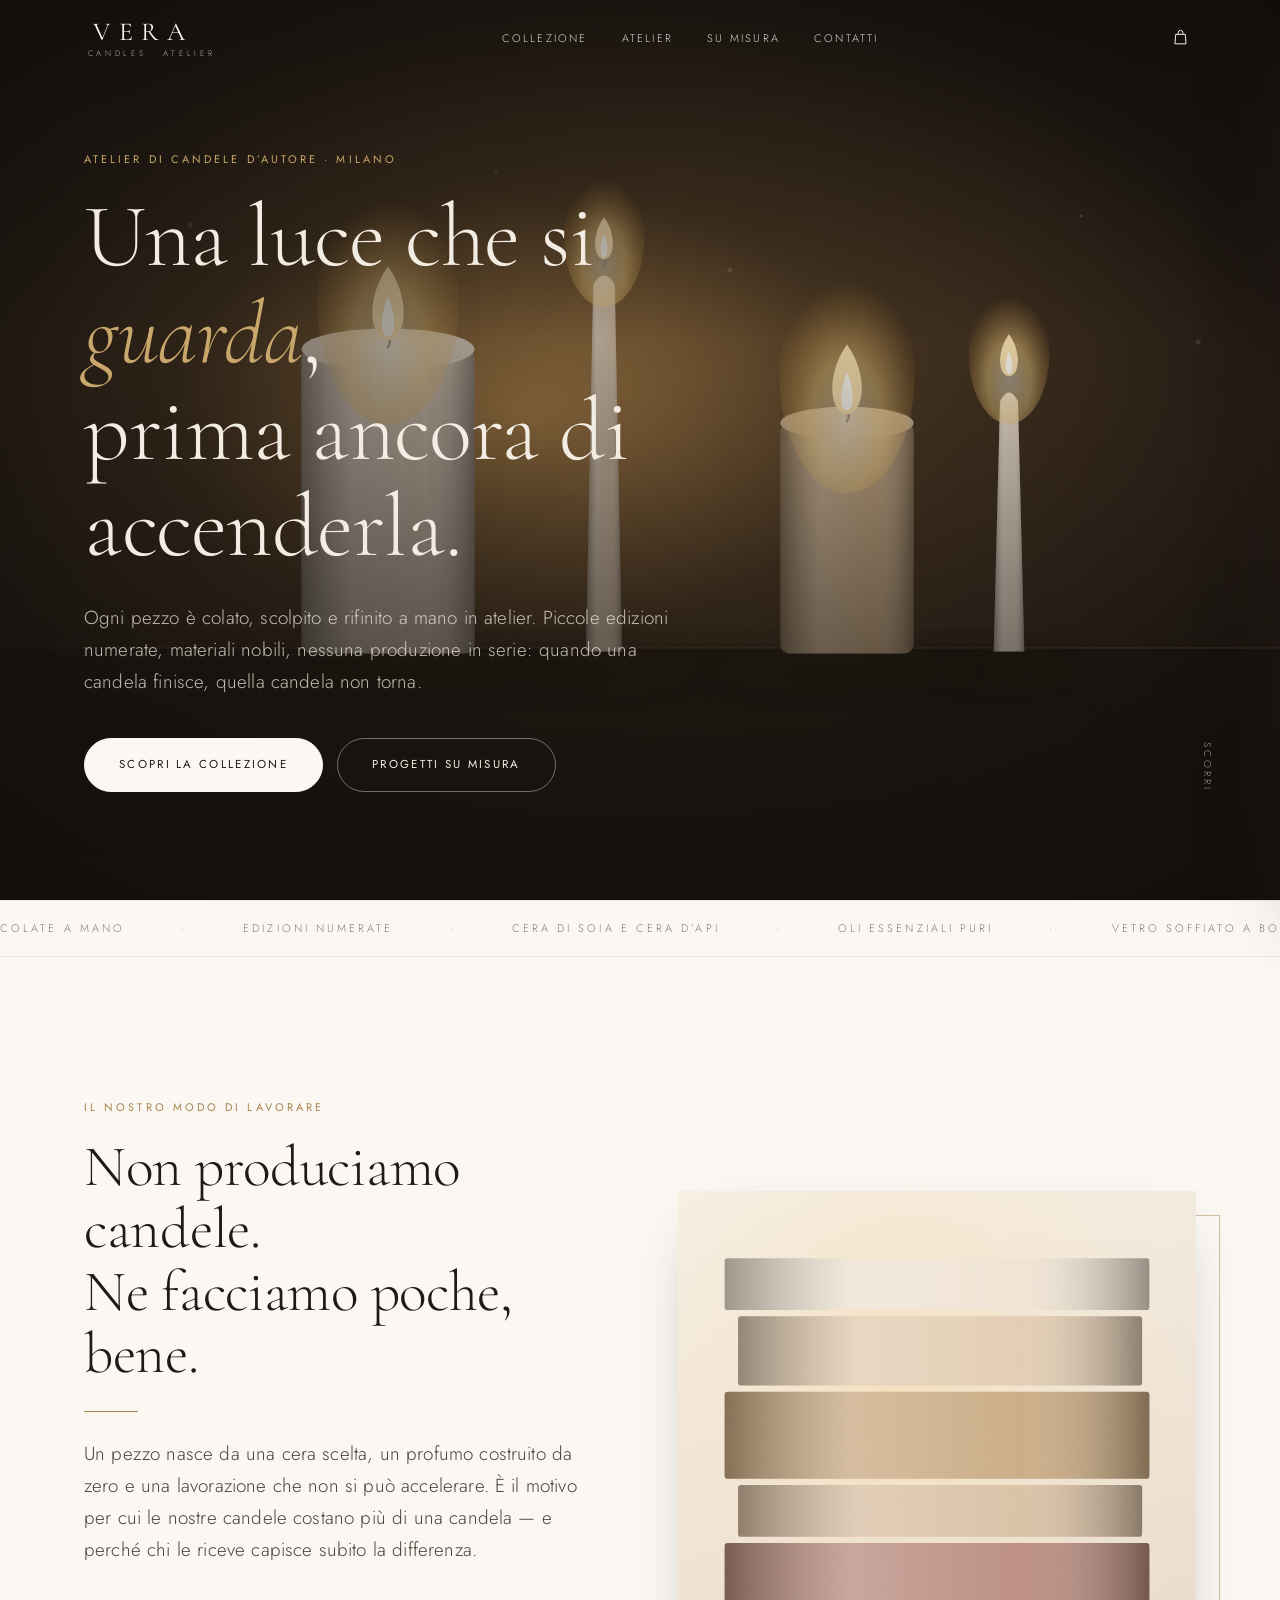
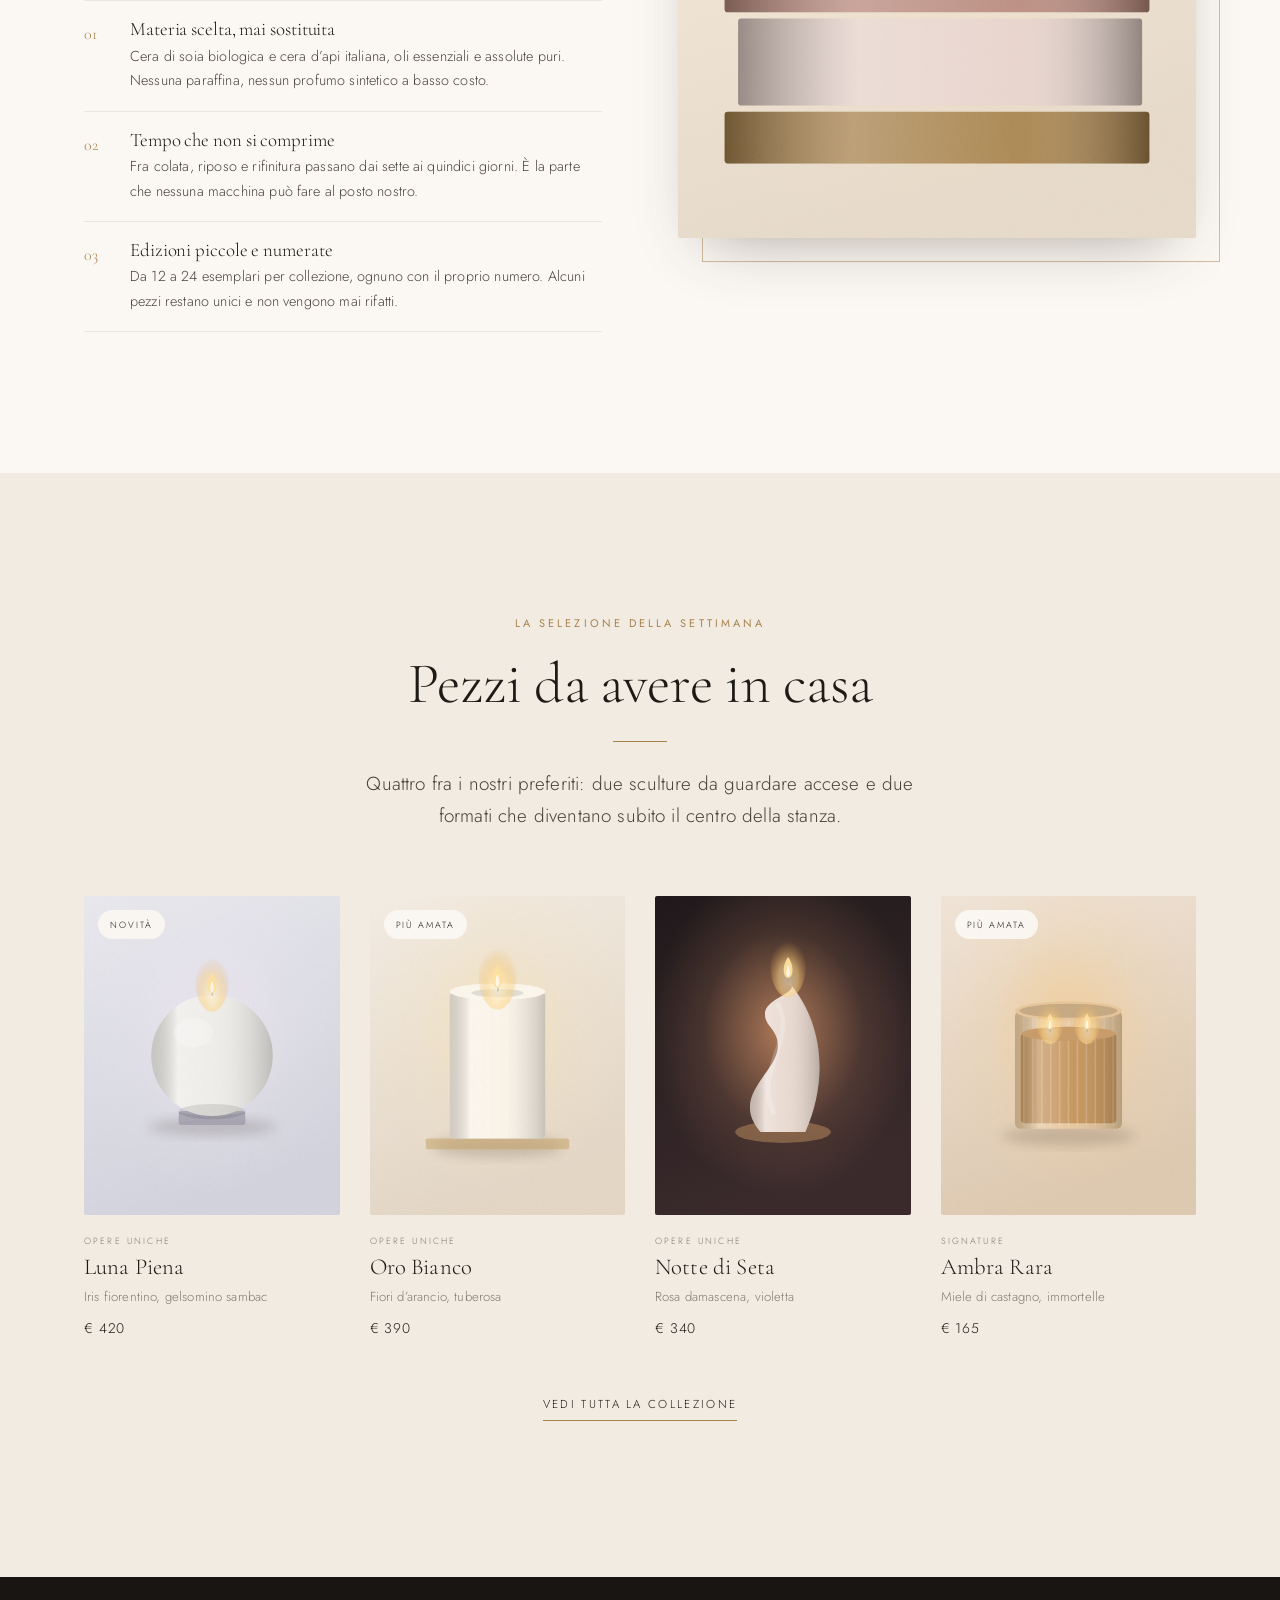
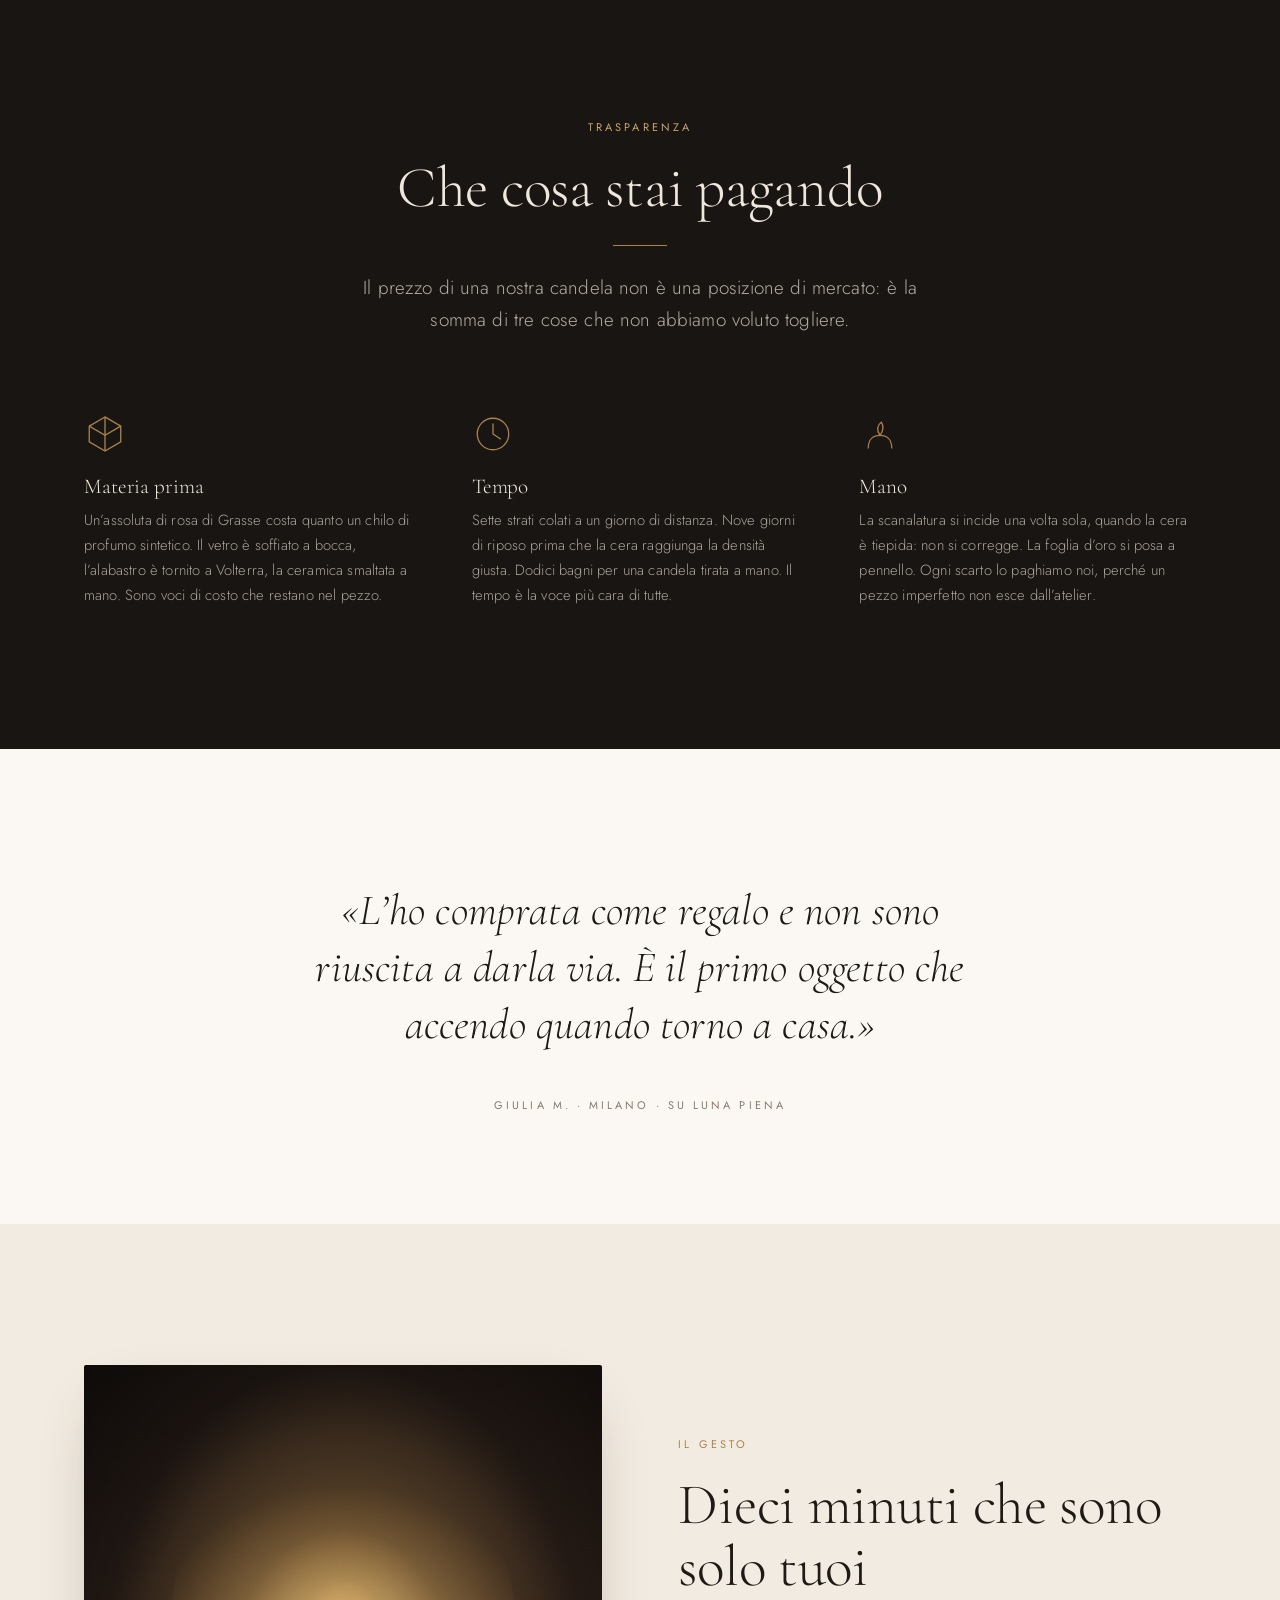
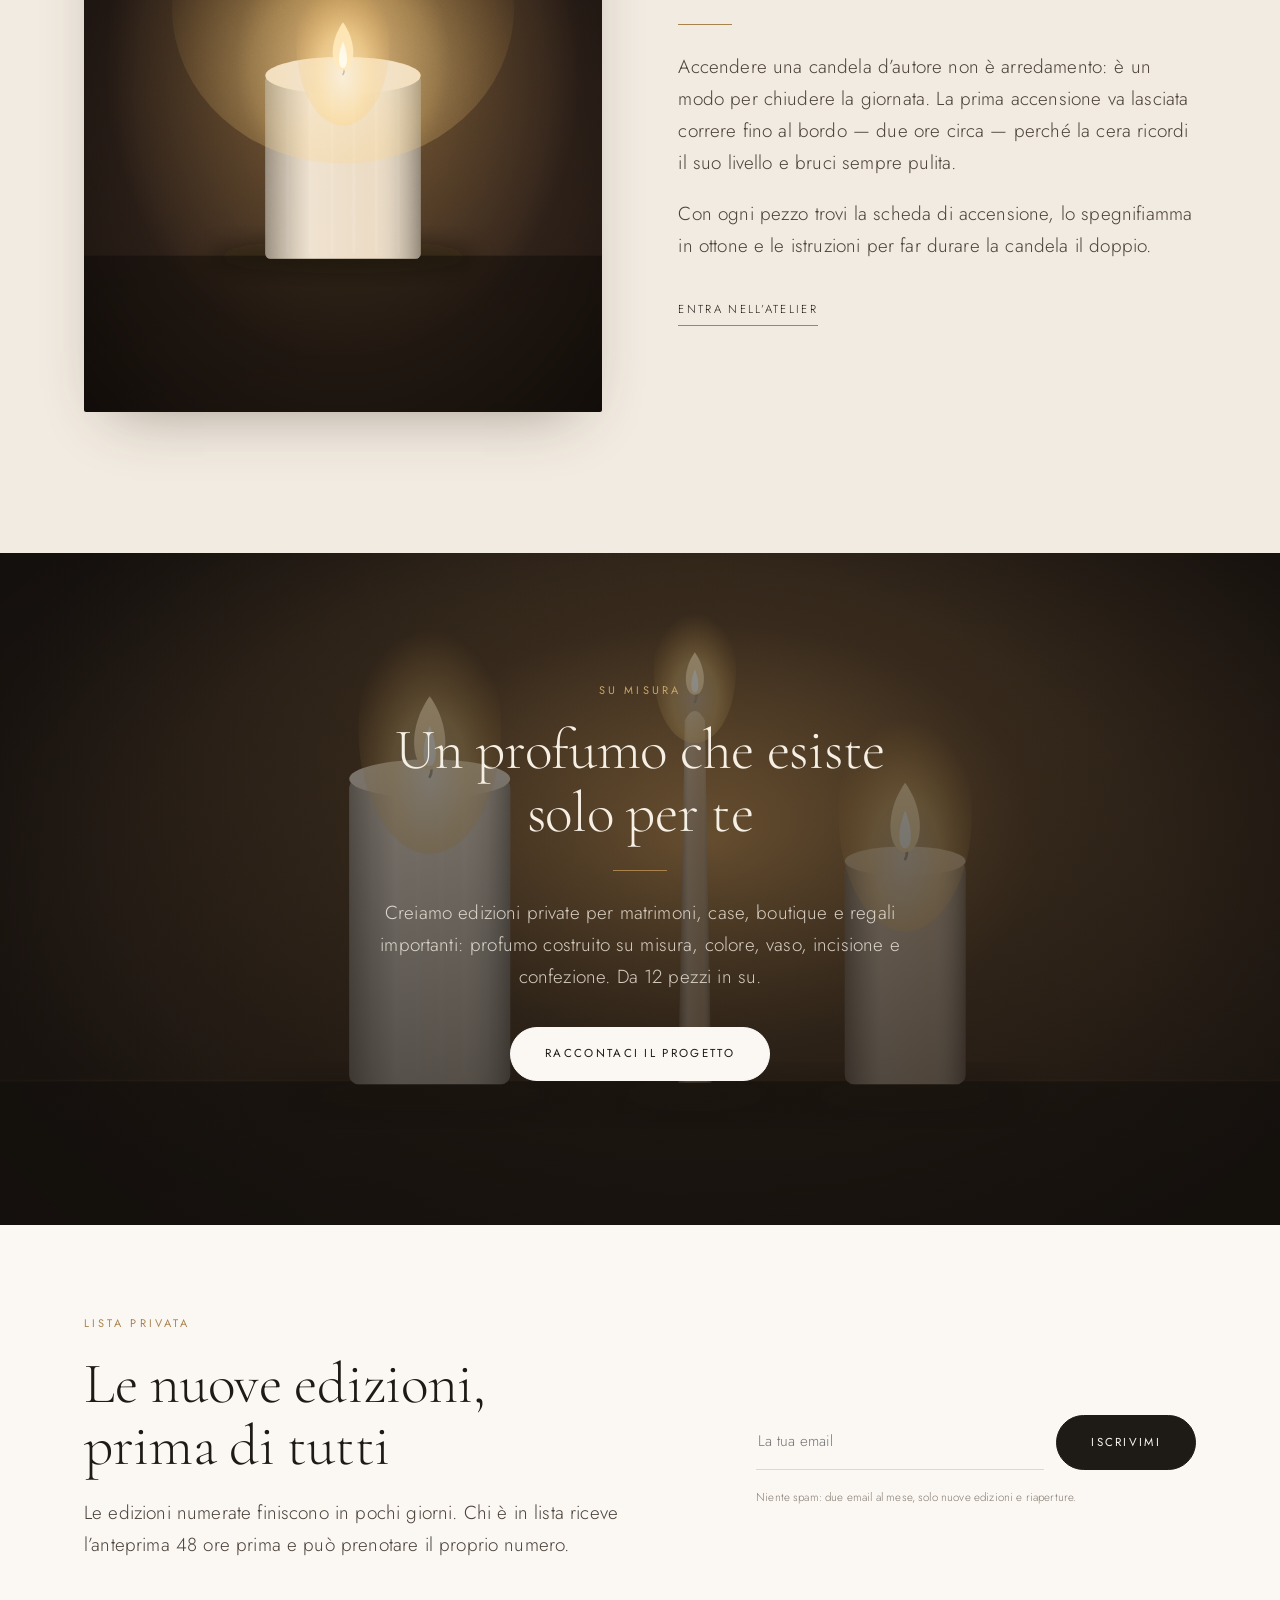
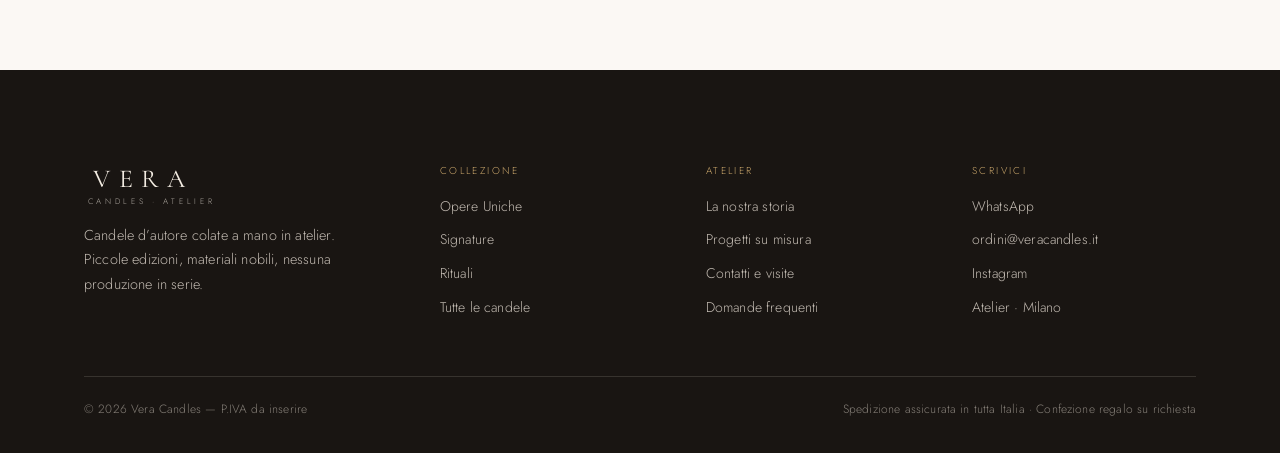
<file: candele/index.html>
<!DOCTYPE html>
<html lang="it">
<head>
<meta charset="utf-8">
<meta name="viewport" content="width=device-width, initial-scale=1">
<title>Vera Candles · Candele d’autore colate a mano</title>
<meta name="description" content="Vera Candles: candele artigianali d’autore, colate a mano in atelier in piccole edizioni numerate. Cera di soia e cera d’api, oli essenziali puri, vasi in vetro soffiato, ceramica e alabastro.">
<meta property="og:title" content="Vera Candles · Candele d’autore colate a mano">
<meta property="og:description" content="Piccole edizioni numerate, materiali nobili, nessuna produzione in serie.">
<meta property="og:image" content="assets/img/hero.svg">
<meta name="theme-color" content="#191512">
<link rel="icon" href="assets/img/favicon.svg" type="image/svg+xml">
<link rel="preconnect" href="https://fonts.googleapis.com">
<link rel="preconnect" href="https://fonts.gstatic.com" crossorigin>
<link href="https://fonts.googleapis.com/css2?family=Cormorant+Garamond:ital,wght@0,300;0,400;0,500;1,300;1,400&family=Jost:wght@200;300;400&display=swap" rel="stylesheet">
<link rel="stylesheet" href="assets/css/style.css">
</head>
<body data-header="over">

<!-- ============================================================ HERO -->
<section class="hero">
  <div class="hero__bg"><img src="assets/img/hero.svg" alt="" aria-hidden="true"></div>
  <div class="hero__inner">
    <p class="eyebrow" style="color:var(--gold-2)">Atelier di candele d’autore · Milano</p>
    <h1>Una luce che si <em>guarda</em>,<br>prima ancora di accenderla.</h1>
    <p class="lede">Ogni pezzo è colato, scolpito e rifinito a mano in atelier. Piccole edizioni numerate, materiali nobili, nessuna produzione in serie: quando una candela finisce, quella candela non torna.</p>
    <div class="hero__cta">
      <a class="btn btn--light" href="shop.html">Scopri la collezione</a>
      <a class="btn" style="--btn-bg:transparent;--btn-fg:#F3ECE2;border-color:rgba(243,236,226,.42)" href="su-misura.html">Progetti su misura</a>
    </div>
  </div>
  <span class="hero__scroll">Scorri</span>
</section>

<!-- ========================================================= MARQUEE -->
<div class="marquee">
  <div class="marquee__track">
    <span>Colate a mano</span><span>·</span><span>Edizioni numerate</span><span>·</span>
    <span>Cera di soia e cera d’api</span><span>·</span><span>Oli essenziali puri</span><span>·</span>
    <span>Vetro soffiato a bocca</span><span>·</span><span>Spedizione assicurata</span><span>·</span>
    <span>Colate a mano</span><span>·</span><span>Edizioni numerate</span><span>·</span>
    <span>Cera di soia e cera d’api</span><span>·</span><span>Oli essenziali puri</span><span>·</span>
    <span>Vetro soffiato a bocca</span><span>·</span><span>Spedizione assicurata</span><span>·</span>
  </div>
</div>

<!-- ======================================================= MANIFESTO -->
<section class="section">
  <div class="wrap split split--reverse">
    <div class="split__media split__media--offset reveal">
      <img src="assets/img/materia.svg" alt="Campionario di cere colate a mano nei colori dell’atelier">
    </div>
    <div class="reveal delay-1">
      <p class="eyebrow">Il nostro modo di lavorare</p>
      <h2>Non produciamo candele.<br>Ne facciamo poche, bene.</h2>
      <hr class="rule">
      <p class="lede">Un pezzo nasce da una cera scelta, un profumo costruito da zero e una lavorazione che non si può accelerare. È il motivo per cui le nostre candele costano più di una candela — e perché chi le riceve capisce subito la differenza.</p>
      <ol class="feature-list">
        <li>
          <span class="num">01</span>
          <div><h4>Materia scelta, mai sostituita</h4>
          <p>Cera di soia biologica e cera d’api italiana, oli essenziali e assolute puri. Nessuna paraffina, nessun profumo sintetico a basso costo.</p></div>
        </li>
        <li>
          <span class="num">02</span>
          <div><h4>Tempo che non si comprime</h4>
          <p>Fra colata, riposo e rifinitura passano dai sette ai quindici giorni. È la parte che nessuna macchina può fare al posto nostro.</p></div>
        </li>
        <li>
          <span class="num">03</span>
          <div><h4>Edizioni piccole e numerate</h4>
          <p>Da 12 a 24 esemplari per collezione, ognuno con il proprio numero. Alcuni pezzi restano unici e non vengono mai rifatti.</p></div>
        </li>
      </ol>
    </div>
  </div>
</section>

<!-- ======================================================= SELEZIONE -->
<section class="section section--sand">
  <div class="wrap">
    <div class="center reveal" style="max-width:640px;margin-inline:auto">
      <p class="eyebrow">La selezione della settimana</p>
      <h2>Pezzi da avere in casa</h2>
      <hr class="rule rule--center">
      <p class="lede" style="margin-inline:auto">Quattro fra i nostri preferiti: due sculture da guardare accese e due formati che diventano subito il centro della stanza.</p>
    </div>
    <div class="grid-products" data-home-grid style="margin-top:clamp(38px,5vw,68px)"></div>
    <p class="center" style="margin-top:48px"><a class="link-under" href="shop.html">Vedi tutta la collezione</a></p>
  </div>
</section>

<!-- ================================================== PERCHÉ COSTA -->
<section class="section section--night">
  <div class="wrap">
    <div class="center reveal" style="max-width:660px;margin-inline:auto;margin-bottom:clamp(42px,6vw,78px)">
      <p class="eyebrow">Trasparenza</p>
      <h2>Che cosa stai pagando</h2>
      <hr class="rule rule--center">
      <p class="lede" style="margin-inline:auto">Il prezzo di una nostra candela non è una posizione di mercato: è la somma di tre cose che non abbiamo voluto togliere.</p>
    </div>
    <div class="pillars">
      <div class="pillar reveal">
        <svg class="pillar__icon" viewBox="0 0 32 32"><path d="M16 3 L28 10 v12 L16 29 L4 22 V10 Z"/><path d="M16 3 v26"/><path d="M4 10 l12 7 12-7"/></svg>
        <h3>Materia prima</h3>
        <p>Un’assoluta di rosa di Grasse costa quanto un chilo di profumo sintetico. Il vetro è soffiato a bocca, l’alabastro è tornito a Volterra, la ceramica smaltata a mano. Sono voci di costo che restano nel pezzo.</p>
      </div>
      <div class="pillar reveal delay-1">
        <svg class="pillar__icon" viewBox="0 0 32 32"><circle cx="16" cy="16" r="12"/><path d="M16 8v8l6 4"/></svg>
        <h3>Tempo</h3>
        <p>Sette strati colati a un giorno di distanza. Nove giorni di riposo prima che la cera raggiunga la densità giusta. Dodici bagni per una candela tirata a mano. Il tempo è la voce più cara di tutte.</p>
      </div>
      <div class="pillar reveal delay-2">
        <svg class="pillar__icon" viewBox="0 0 32 32"><path d="M7 27c0-7 4-10 9-10s9 3 9 10"/><path d="M16 17c3-4 3-7 1-10-3 2-4 6-1 10Z"/></svg>
        <h3>Mano</h3>
        <p>La scanalatura si incide una volta sola, quando la cera è tiepida: non si corregge. La foglia d’oro si posa a pennello. Ogni scarto lo paghiamo noi, perché un pezzo imperfetto non esce dall’atelier.</p>
      </div>
    </div>
  </div>
</section>

<!-- ============================================================ CITAZIONE -->
<section class="section section--tight">
  <div class="wrap center reveal" style="max-width:840px">
    <p class="serif-quote">«L’ho comprata come regalo e non sono riuscita a darla via. È il primo oggetto che accendo quando torno a casa.»</p>
    <p class="eyebrow eyebrow--muted" style="margin-top:26px">Giulia M. · Milano · su Luna Piena</p>
  </div>
</section>

<!-- ============================================================ RITUALE -->
<section class="section section--sand">
  <div class="wrap split">
    <div class="split__media reveal">
      <img src="assets/img/rituale.svg" alt="Candela accesa nella penombra, luce calda sulla cera">
    </div>
    <div class="reveal delay-1">
      <p class="eyebrow">Il gesto</p>
      <h2>Dieci minuti che sono solo tuoi</h2>
      <hr class="rule">
      <p class="lede">Accendere una candela d’autore non è arredamento: è un modo per chiudere la giornata. La prima accensione va lasciata correre fino al bordo — due ore circa — perché la cera ricordi il suo livello e bruci sempre pulita.</p>
      <p class="lede">Con ogni pezzo trovi la scheda di accensione, lo spegnifiamma in ottone e le istruzioni per far durare la candela il doppio.</p>
      <p style="margin-top:32px"><a class="link-under" href="atelier.html">Entra nell’atelier</a></p>
    </div>
  </div>
</section>

<!-- ========================================================== SU MISURA -->
<section class="section--night" style="position:relative;overflow:hidden">
  <div style="position:absolute;inset:0">
    <img src="assets/img/su-misura.svg" alt="" aria-hidden="true" style="width:100%;height:100%;object-fit:cover">
    <div style="position:absolute;inset:0;background:linear-gradient(180deg,rgba(20,16,13,.42),rgba(20,16,13,.78))"></div>
  </div>
  <div class="wrap center reveal" style="position:relative;padding-block:clamp(72px,10vw,132px);max-width:720px">
    <p class="eyebrow">Su misura</p>
    <h2 style="color:#F6EFE4">Un profumo che esiste<br>solo per te</h2>
    <hr class="rule rule--center">
    <p class="lede" style="margin-inline:auto;color:rgba(246,239,228,.82)">Creiamo edizioni private per matrimoni, case, boutique e regali importanti: profumo costruito su misura, colore, vaso, incisione e confezione. Da 12 pezzi in su.</p>
    <p style="margin-top:34px"><a class="btn btn--light" href="su-misura.html">Raccontaci il progetto</a></p>
  </div>
</section>

<!-- ======================================================== NEWSLETTER -->
<section class="section section--tight">
  <div class="wrap split split--wide-left">
    <div class="reveal">
      <p class="eyebrow">Lista privata</p>
      <h2>Le nuove edizioni,<br>prima di tutti</h2>
      <p class="lede" style="margin-top:20px">Le edizioni numerate finiscono in pochi giorni. Chi è in lista riceve l’anteprima 48 ore prima e può prenotare il proprio numero.</p>
    </div>
    <form class="newsletter__form reveal delay-1" novalidate>
      <label class="sr-only" for="nl-email">La tua email</label>
      <input id="nl-email" type="email" name="email" placeholder="La tua email" required>
      <button class="btn" type="submit">Iscrivimi</button>
      <p style="font-size:.72rem;color:var(--ink-3);flex:1 1 100%;margin:6px 0 0">Niente spam: due email al mese, solo nuove edizioni e riaperture.</p>
    </form>
  </div>
</section>

<script src="assets/js/products.js"></script>
<script src="assets/js/app.js"></script>
</body>
</html>
</file>
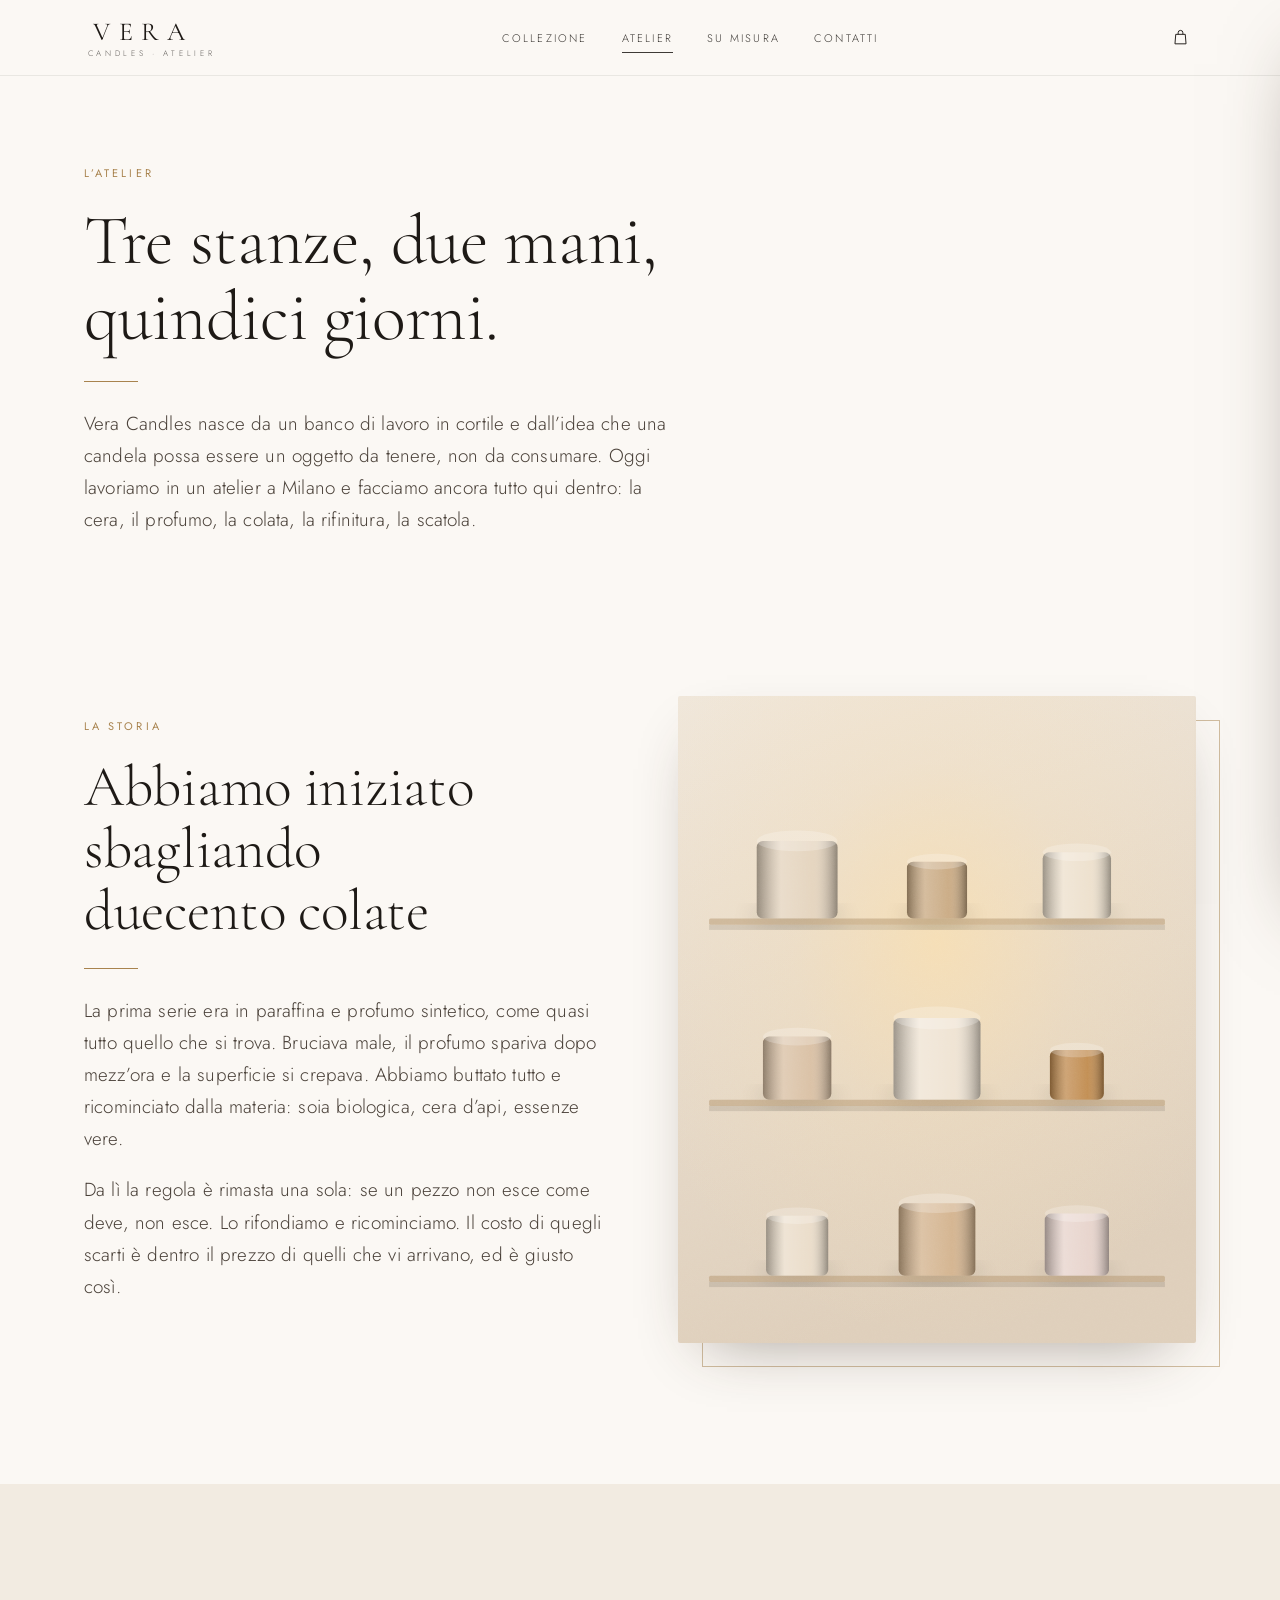
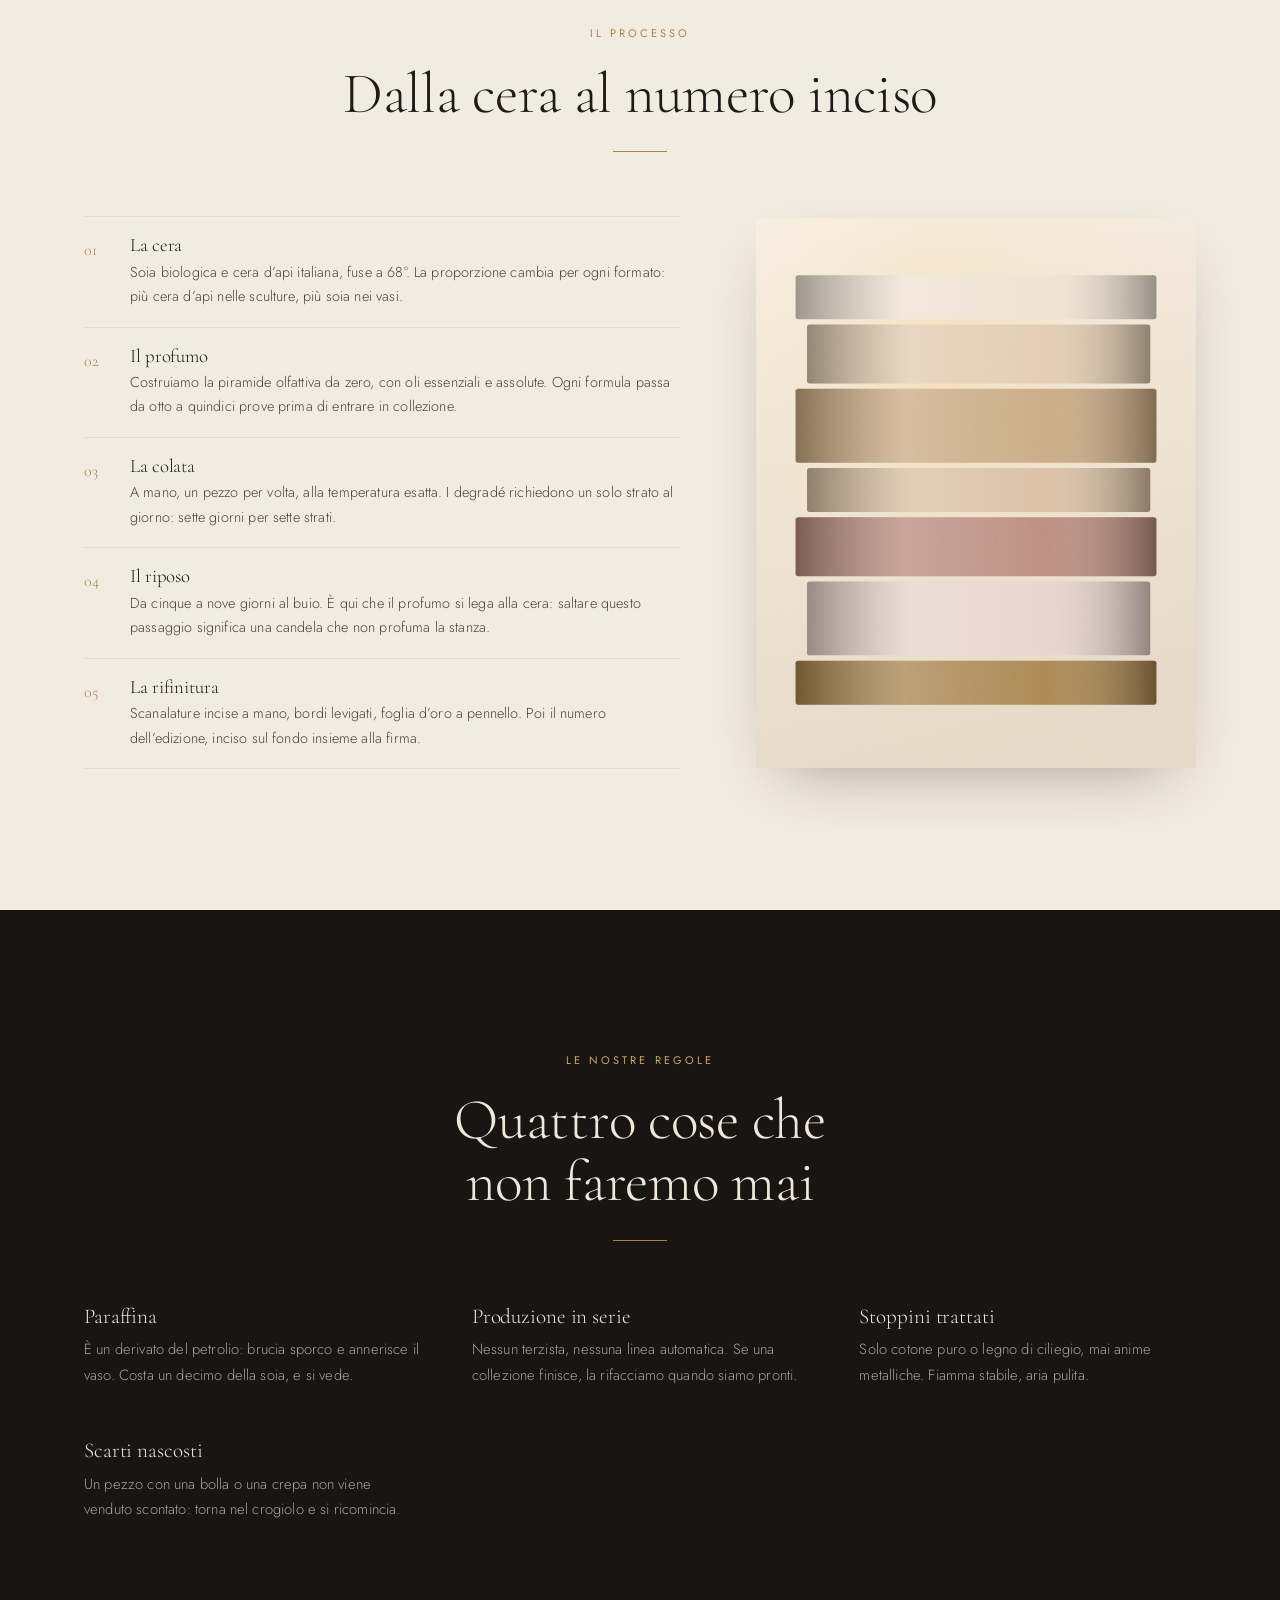
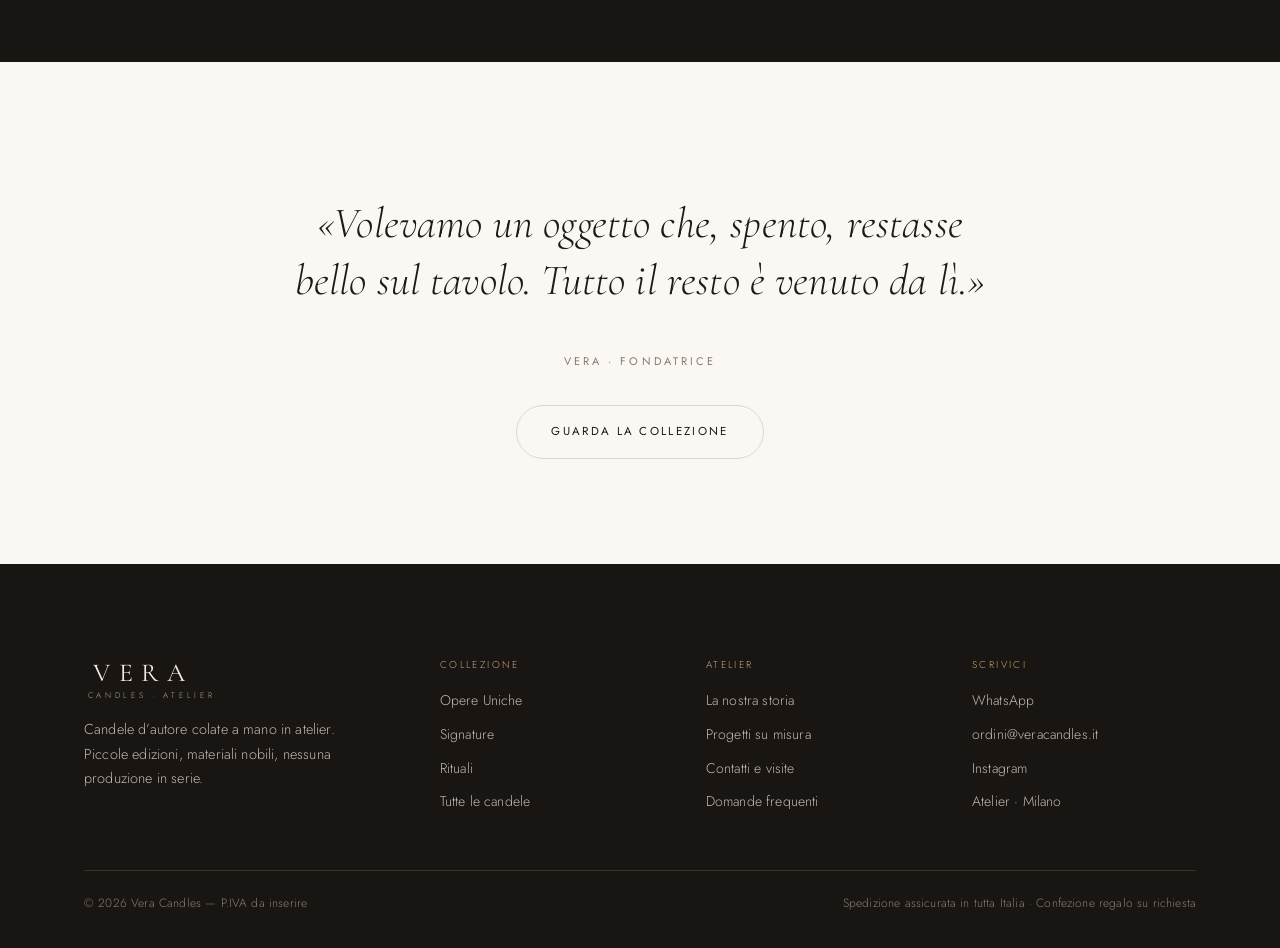
<file: candele/atelier.html>
<!DOCTYPE html>
<html lang="it">
<head>
<meta charset="utf-8">
<meta name="viewport" content="width=device-width, initial-scale=1">
<title>L’atelier · Vera Candles</title>
<meta name="description" content="Come nasce una candela Vera Candles: scelta della cera, costruzione del profumo, colata a mano, riposo e rifinitura. Un pezzo richiede dai 7 ai 15 giorni.">
<meta name="theme-color" content="#FBF8F4">
<link rel="icon" href="assets/img/favicon.svg" type="image/svg+xml">
<link rel="preconnect" href="https://fonts.googleapis.com">
<link rel="preconnect" href="https://fonts.gstatic.com" crossorigin>
<link href="https://fonts.googleapis.com/css2?family=Cormorant+Garamond:ital,wght@0,300;0,400;0,500;1,300;1,400&family=Jost:wght@200;300;400&display=swap" rel="stylesheet">
<link rel="stylesheet" href="assets/css/style.css">
</head>
<body>

<header class="shop-head">
  <div class="wrap">
    <div class="reveal" style="max-width:760px">
      <p class="eyebrow">L’atelier</p>
      <h1 style="font-size:clamp(2.6rem,6vw,4.4rem)">Tre stanze, due mani,<br>quindici giorni.</h1>
      <hr class="rule">
      <p class="lede">Vera Candles nasce da un banco di lavoro in cortile e dall’idea che una candela possa essere un oggetto da tenere, non da consumare. Oggi lavoriamo in un atelier a Milano e facciamo ancora tutto qui dentro: la cera, il profumo, la colata, la rifinitura, la scatola.</p>
    </div>
  </div>
</header>

<section class="section">
  <div class="wrap split split--reverse">
    <div class="split__media split__media--offset reveal">
      <img src="assets/img/atelier.svg" alt="Scaffali dell’atelier con vasi e candele in attesa di rifinitura">
    </div>
    <div class="reveal delay-1">
      <p class="eyebrow">La storia</p>
      <h2>Abbiamo iniziato sbagliando<br>duecento colate</h2>
      <hr class="rule">
      <p class="lede">La prima serie era in paraffina e profumo sintetico, come quasi tutto quello che si trova. Bruciava male, il profumo spariva dopo mezz’ora e la superficie si crepava. Abbiamo buttato tutto e ricominciato dalla materia: soia biologica, cera d’api, essenze vere.</p>
      <p class="lede">Da lì la regola è rimasta una sola: se un pezzo non esce come deve, non esce. Lo rifondiamo e ricominciamo. Il costo di quegli scarti è dentro il prezzo di quelli che vi arrivano, ed è giusto così.</p>
    </div>
  </div>
</section>

<section class="section section--sand">
  <div class="wrap">
    <div class="center reveal" style="max-width:620px;margin-inline:auto;margin-bottom:clamp(34px,5vw,64px)">
      <p class="eyebrow">Il processo</p>
      <h2>Dalla cera al numero inciso</h2>
      <hr class="rule rule--center">
    </div>
    <div class="split split--wide-left">
      <ol class="feature-list reveal" style="margin-top:0">
        <li><span class="num">01</span><div><h4>La cera</h4>
          <p>Soia biologica e cera d’api italiana, fuse a 68°. La proporzione cambia per ogni formato: più cera d’api nelle sculture, più soia nei vasi.</p></div></li>
        <li><span class="num">02</span><div><h4>Il profumo</h4>
          <p>Costruiamo la piramide olfattiva da zero, con oli essenziali e assolute. Ogni formula passa da otto a quindici prove prima di entrare in collezione.</p></div></li>
        <li><span class="num">03</span><div><h4>La colata</h4>
          <p>A mano, un pezzo per volta, alla temperatura esatta. I degradé richiedono un solo strato al giorno: sette giorni per sette strati.</p></div></li>
        <li><span class="num">04</span><div><h4>Il riposo</h4>
          <p>Da cinque a nove giorni al buio. È qui che il profumo si lega alla cera: saltare questo passaggio significa una candela che non profuma la stanza.</p></div></li>
        <li><span class="num">05</span><div><h4>La rifinitura</h4>
          <p>Scanalature incise a mano, bordi levigati, foglia d’oro a pennello. Poi il numero dell’edizione, inciso sul fondo insieme alla firma.</p></div></li>
      </ol>
      <div class="split__media reveal delay-1">
        <img src="assets/img/materia.svg" alt="Strati di cera nei colori dell’atelier">
      </div>
    </div>
  </div>
</section>

<section class="section section--night">
  <div class="wrap">
    <div class="center reveal" style="max-width:660px;margin-inline:auto;margin-bottom:clamp(38px,5vw,70px)">
      <p class="eyebrow">Le nostre regole</p>
      <h2>Quattro cose che<br>non faremo mai</h2>
      <hr class="rule rule--center">
    </div>
    <div class="pillars">
      <div class="pillar reveal">
        <h3>Paraffina</h3>
        <p>È un derivato del petrolio: brucia sporco e annerisce il vaso. Costa un decimo della soia, e si vede.</p>
      </div>
      <div class="pillar reveal delay-1">
        <h3>Produzione in serie</h3>
        <p>Nessun terzista, nessuna linea automatica. Se una collezione finisce, la rifacciamo quando siamo pronti.</p>
      </div>
      <div class="pillar reveal delay-2">
        <h3>Stoppini trattati</h3>
        <p>Solo cotone puro o legno di ciliegio, mai anime metalliche. Fiamma stabile, aria pulita.</p>
      </div>
      <div class="pillar reveal delay-3">
        <h3>Scarti nascosti</h3>
        <p>Un pezzo con una bolla o una crepa non viene venduto scontato: torna nel crogiolo e si ricomincia.</p>
      </div>
    </div>
  </div>
</section>

<section class="section section--tight">
  <div class="wrap center reveal" style="max-width:820px">
    <p class="serif-quote">«Volevamo un oggetto che, spento, restasse bello sul tavolo. Tutto il resto è venuto da lì.»</p>
    <p class="eyebrow eyebrow--muted" style="margin-top:24px">Vera · fondatrice</p>
    <p style="margin-top:34px"><a class="btn btn--ghost" href="shop.html">Guarda la collezione</a></p>
  </div>
</section>

<script src="assets/js/products.js"></script>
<script src="assets/js/app.js"></script>
</body>
</html>
</file>
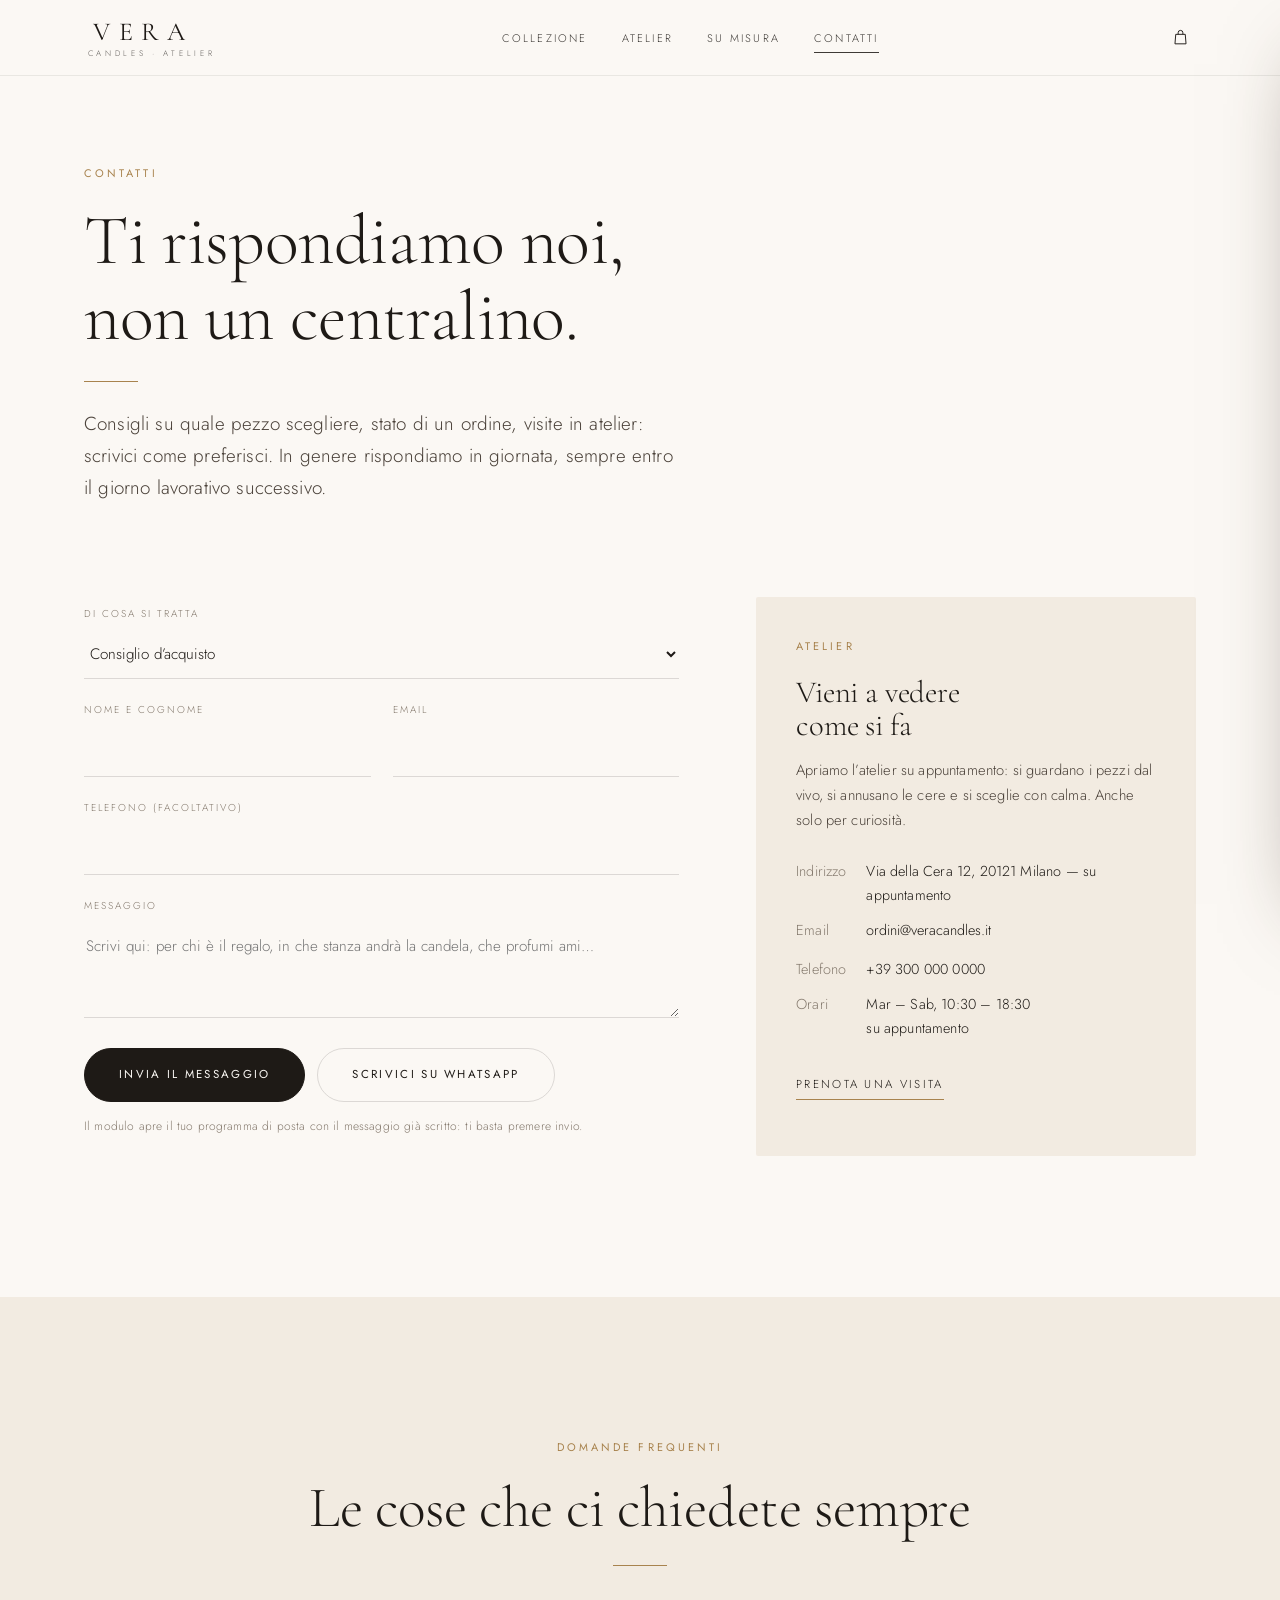
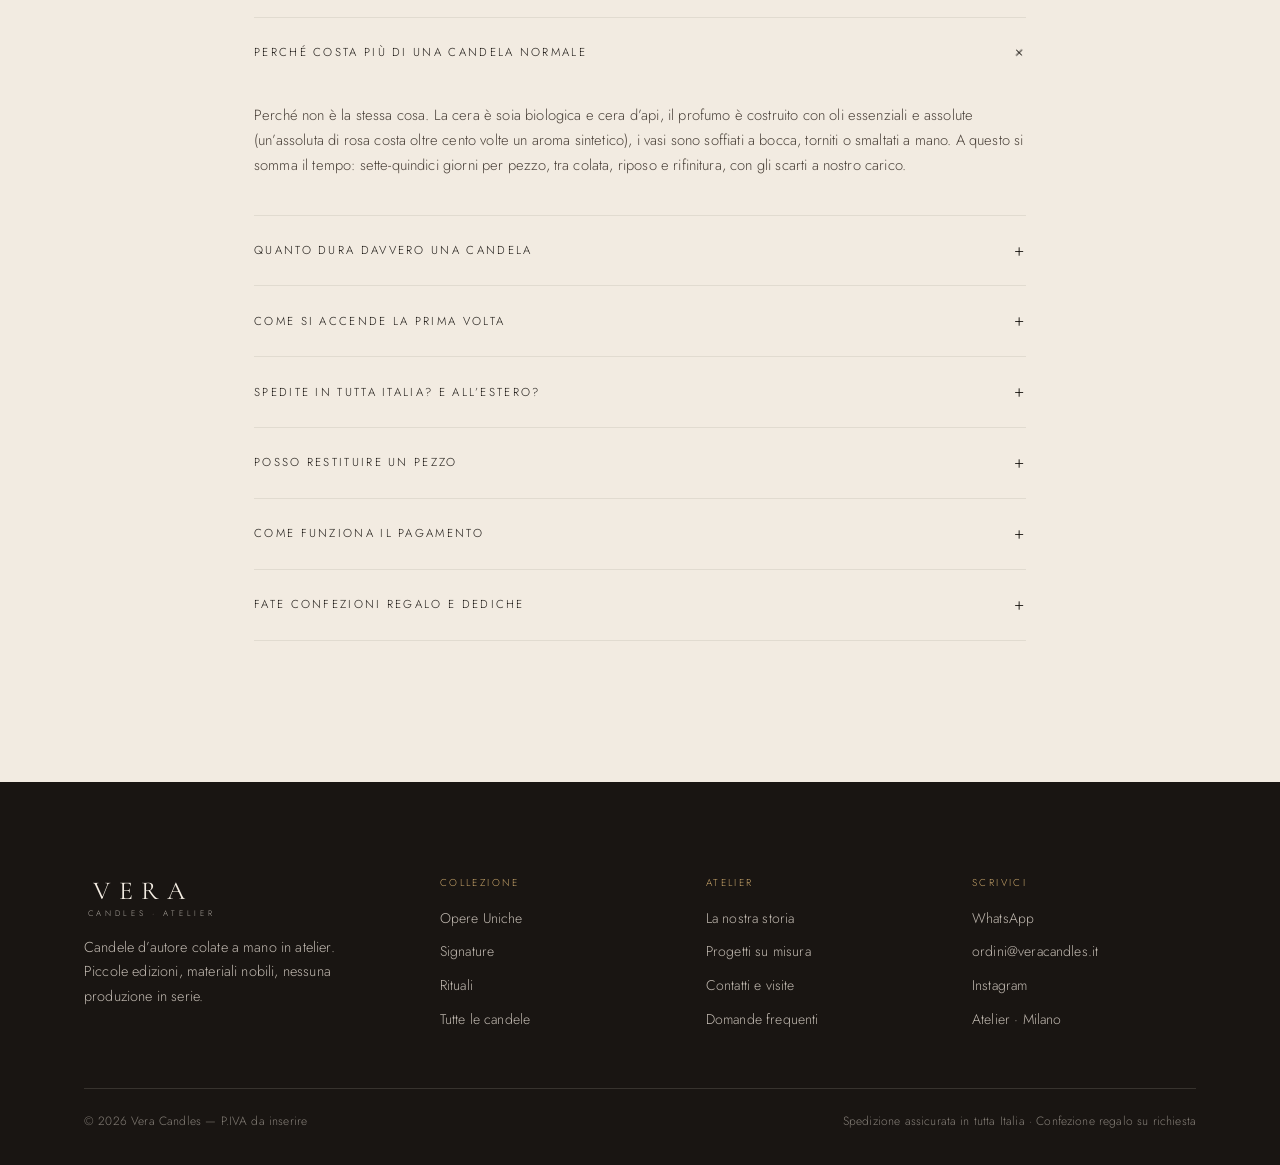
<file: candele/contatti.html>
<!DOCTYPE html>
<html lang="it">
<head>
<meta charset="utf-8">
<meta name="viewport" content="width=device-width, initial-scale=1">
<title>Contatti · Vera Candles</title>
<meta name="description" content="Contatta l’atelier Vera Candles: consigli d’acquisto, ordini, visite su appuntamento, domande frequenti su spedizioni, resi e cura delle candele.">
<meta name="theme-color" content="#FBF8F4">
<link rel="icon" href="assets/img/favicon.svg" type="image/svg+xml">
<link rel="preconnect" href="https://fonts.googleapis.com">
<link rel="preconnect" href="https://fonts.gstatic.com" crossorigin>
<link href="https://fonts.googleapis.com/css2?family=Cormorant+Garamond:ital,wght@0,300;0,400;0,500;1,300;1,400&family=Jost:wght@200;300;400&display=swap" rel="stylesheet">
<link rel="stylesheet" href="assets/css/style.css">
</head>
<body>

<header class="shop-head">
  <div class="wrap">
    <div class="reveal" style="max-width:720px">
      <p class="eyebrow">Contatti</p>
      <h1 style="font-size:clamp(2.6rem,6vw,4.4rem)">Ti rispondiamo noi,<br>non un centralino.</h1>
      <hr class="rule">
      <p class="lede">Consigli su quale pezzo scegliere, stato di un ordine, visite in atelier: scrivici come preferisci. In genere rispondiamo in giornata, sempre entro il giorno lavorativo successivo.</p>
    </div>
  </div>
</header>

<section class="section" style="padding-top:clamp(42px,6vw,74px)">
  <div class="wrap split split--wide-left">
    <form id="contact-form" class="reveal" novalidate>
      <div class="field">
        <label for="oggetto">Di cosa si tratta</label>
        <select id="oggetto" name="oggetto">
          <option>Consiglio d’acquisto</option>
          <option>Informazioni su un ordine</option>
          <option>Progetto su misura</option>
          <option>Visita in atelier</option>
          <option>Collaborazioni e rivendita</option>
          <option>Altro</option>
        </select>
      </div>
      <div class="field-row">
        <div class="field"><label for="nome">Nome e cognome</label><input id="nome" name="nome" required></div>
        <div class="field"><label for="email">Email</label><input id="email" type="email" name="email" required></div>
      </div>
      <div class="field"><label for="telefono">Telefono (facoltativo)</label><input id="telefono" name="telefono" inputmode="tel"></div>
      <div class="field"><label for="messaggio">Messaggio</label>
        <textarea id="messaggio" name="messaggio" placeholder="Scrivi qui: per chi è il regalo, in che stanza andrà la candela, che profumi ami…" required></textarea>
      </div>
      <div style="display:flex;flex-wrap:wrap;gap:12px">
        <button class="btn" type="submit">Invia il messaggio</button>
        <a class="btn btn--ghost" data-wa target="_blank" rel="noopener">Scrivici su WhatsApp</a>
      </div>
      <p class="form-note">Il modulo apre il tuo programma di posta con il messaggio già scritto: ti basta premere invio.</p>
    </form>

    <aside class="panel reveal delay-1">
      <p class="eyebrow">Atelier</p>
      <h3 style="margin-bottom:16px">Vieni a vedere<br>come si fa</h3>
      <p style="font-size:.92rem;color:var(--ink-2)">Apriamo l’atelier su appuntamento: si guardano i pezzi dal vivo, si annusano le cere e si sceglie con calma. Anche solo per curiosità.</p>
      <dl style="display:grid;grid-template-columns:auto 1fr;gap:10px 20px;margin:26px 0 0;font-size:.9rem">
        <dt style="color:var(--ink-3)">Indirizzo</dt><dd style="margin:0" data-indirizzo></dd>
        <dt style="color:var(--ink-3)">Email</dt><dd style="margin:0"><a data-email class="link-under" style="border:0;text-transform:none;letter-spacing:0;font-size:.9rem"></a></dd>
        <dt style="color:var(--ink-3)">Telefono</dt><dd style="margin:0" data-telefono></dd>
        <dt style="color:var(--ink-3)">Orari</dt><dd style="margin:0">Mar – Sab, 10:30 – 18:30<br>su appuntamento</dd>
      </dl>
      <p style="margin-top:28px"><a class="link-under" data-wa target="_blank" rel="noopener">Prenota una visita</a></p>
    </aside>
  </div>
</section>

<!-- ============================================================== FAQ -->
<section class="section section--sand" id="faq">
  <div class="wrap" style="max-width:900px">
    <div class="center reveal" style="margin-bottom:clamp(30px,4vw,54px)">
      <p class="eyebrow">Domande frequenti</p>
      <h2>Le cose che ci chiedete sempre</h2>
      <hr class="rule rule--center">
    </div>

    <div class="accordion reveal" data-faq>
      <div class="accordion__item is-open">
        <button class="accordion__btn">Perché costa più di una candela normale<i>+</i></button>
        <div class="accordion__panel"><div><p>Perché non è la stessa cosa. La cera è soia biologica e cera d’api, il profumo è costruito con oli essenziali e assolute (un’assoluta di rosa costa oltre cento volte un aroma sintetico), i vasi sono soffiati a bocca, torniti o smaltati a mano. A questo si somma il tempo: sette-quindici giorni per pezzo, tra colata, riposo e rifinitura, con gli scarti a nostro carico.</p></div></div>
      </div>
      <div class="accordion__item">
        <button class="accordion__btn">Quanto dura davvero una candela<i>+</i></button>
        <div class="accordion__panel"><div><p>Da 48 a 85 ore secondo il formato: lo trovi indicato nella scheda tecnica di ogni pezzo. Con la prima accensione fatta bene (cera sciolta fino al bordo) e lo stoppino accorciato a 5 mm ogni volta, la durata reale arriva spesso oltre il valore dichiarato.</p></div></div>
      </div>
      <div class="accordion__item">
        <button class="accordion__btn">Come si accende la prima volta<i>+</i></button>
        <div class="accordion__panel"><div><p>Lasciala accesa finché la cera è liquida fino al bordo: circa due ore. È il passaggio che evita il “cratere” centrale e fa durare la candela il doppio. Poi mai oltre quattro ore per volta, lontano da correnti d’aria e sempre su una superficie stabile.</p></div></div>
      </div>
      <div class="accordion__item">
        <button class="accordion__btn">Spedite in tutta Italia? E all’estero?<i>+</i></button>
        <div class="accordion__panel"><div><p>Sì, in Italia con corriere assicurato in 2–4 giorni lavorativi, offerta sopra € 200. Per l’estero prepariamo un preventivo dedicato: scrivici indicando città e paese.</p></div></div>
      </div>
      <div class="accordion__item">
        <button class="accordion__btn">Posso restituire un pezzo<i>+</i></button>
        <div class="accordion__panel"><div><p>Entro 14 giorni, se integro e mai acceso, nella confezione originale. Rimborsiamo entro cinque giorni dal rientro. I progetti su misura, essendo realizzati su richiesta, non sono rendibili.</p></div></div>
      </div>
      <div class="accordion__item">
        <button class="accordion__btn">Come funziona il pagamento<i>+</i></button>
        <div class="accordion__panel"><div><p>Completi l’ordine sul sito e ci arriva via WhatsApp o email con tutto il riepilogo. Ti rispondiamo con la conferma della disponibilità e i dati per il pagamento: bonifico oppure link sicuro per carta. La spedizione parte a pagamento ricevuto.</p></div></div>
      </div>
      <div class="accordion__item">
        <button class="accordion__btn">Fate confezioni regalo e dediche<i>+</i></button>
        <div class="accordion__panel"><div><p>Sì: scatola in cartoncino sabbia, nastro in seta e biglietto scritto a mano con la tua dedica (€ 15). Si aggiunge in fase d’ordine, insieme al testo che vuoi far scrivere.</p></div></div>
      </div>
    </div>
  </div>
</section>

<script src="assets/js/products.js"></script>
<script src="assets/js/app.js"></script>
</body>
</html>
</file>
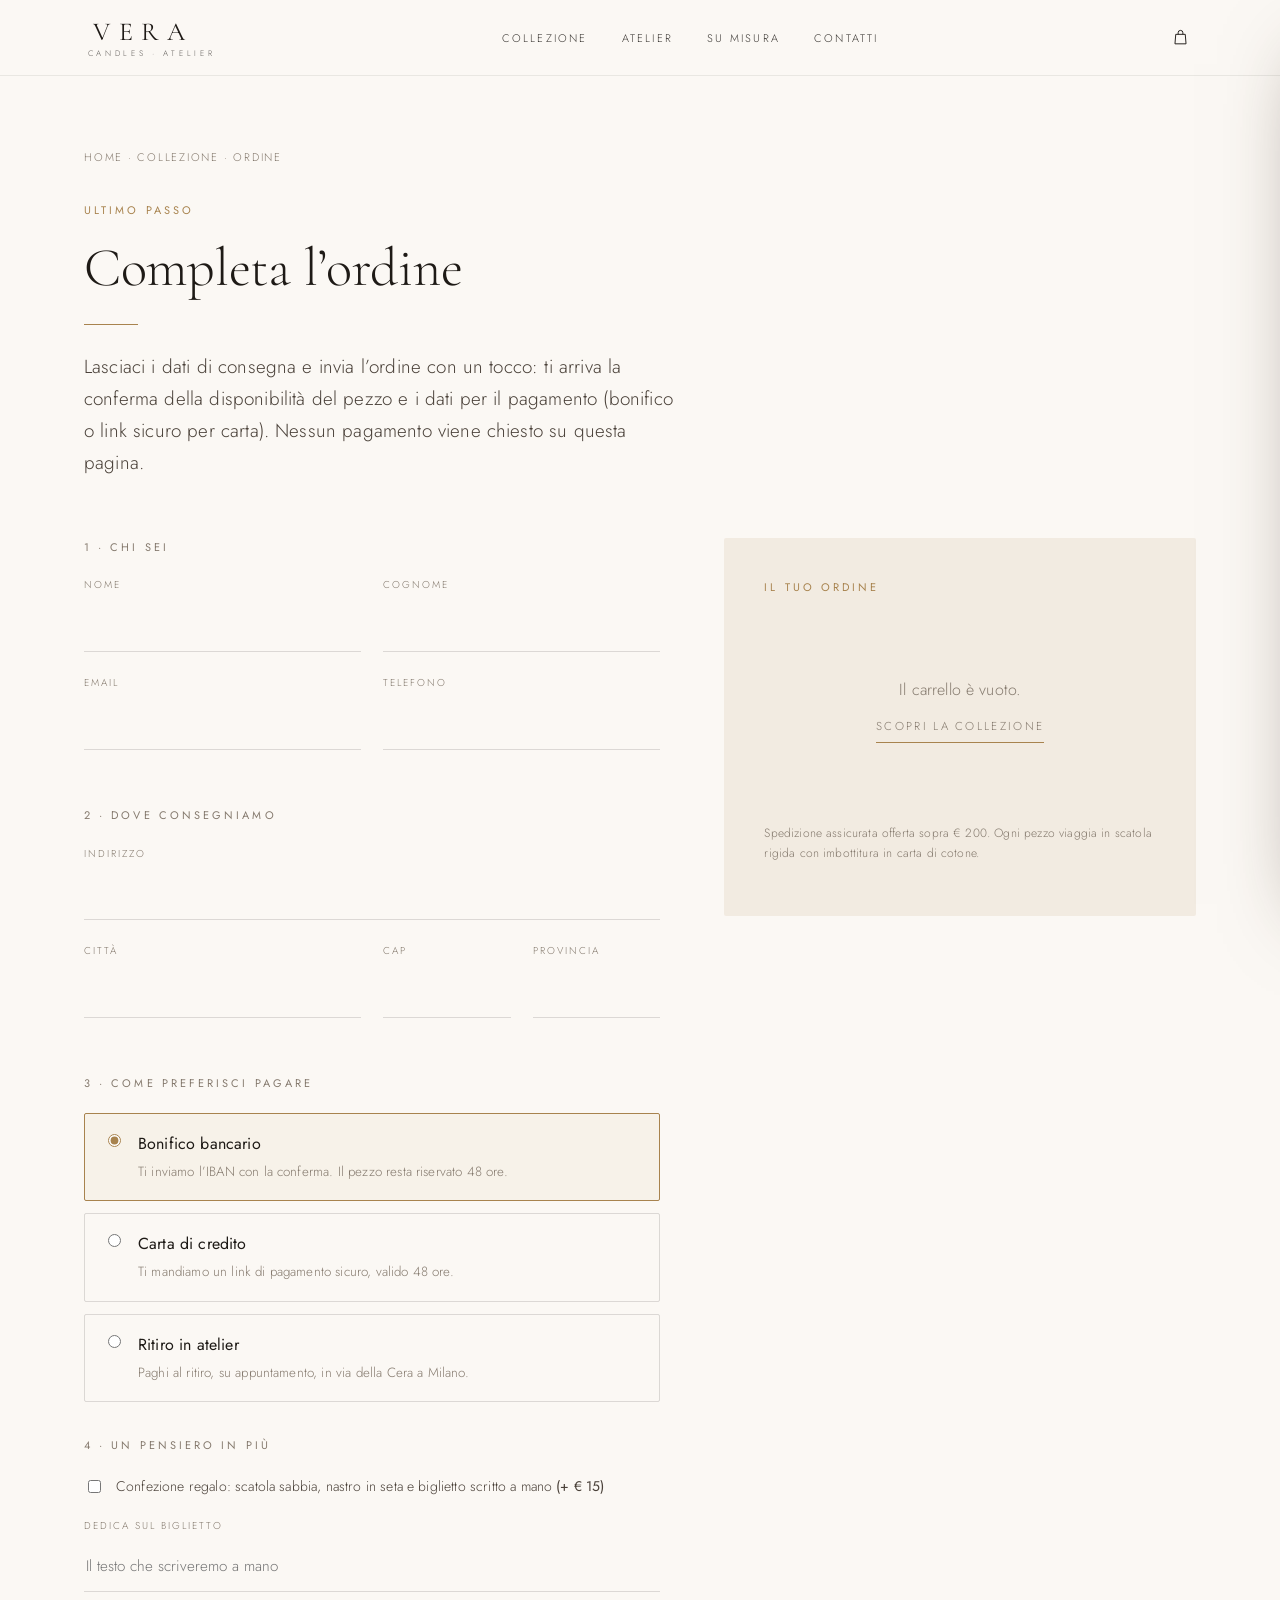
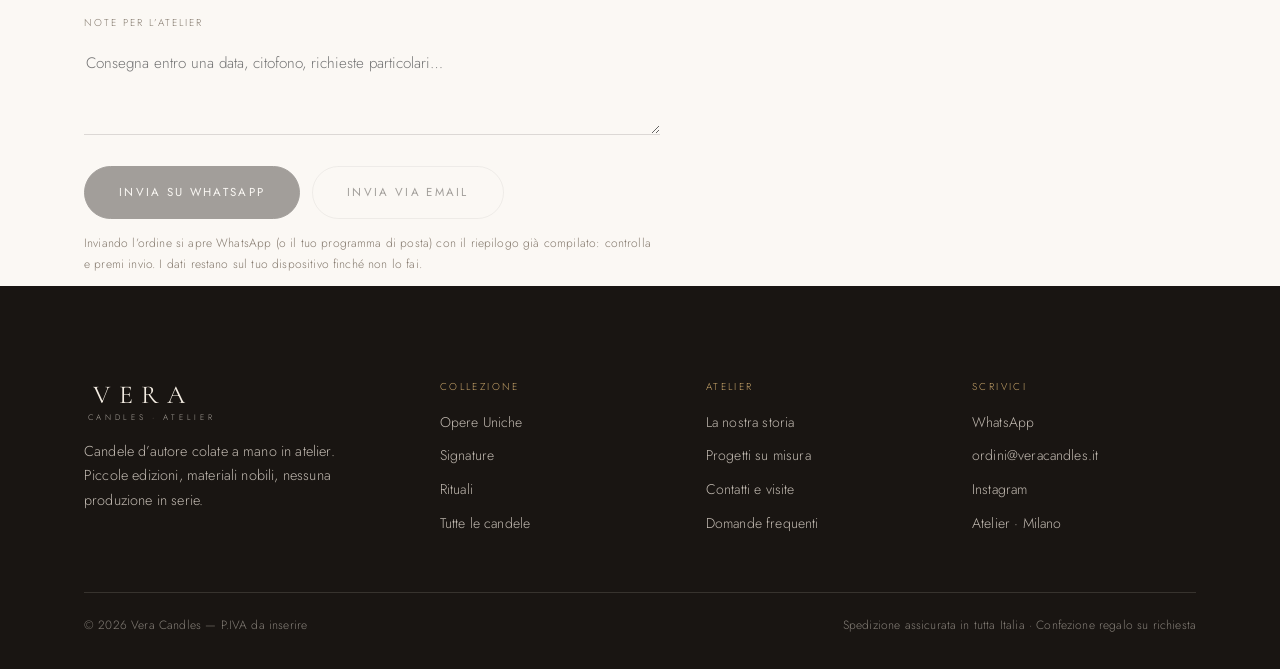
<file: candele/ordine.html>
<!DOCTYPE html>
<html lang="it">
<head>
<meta charset="utf-8">
<meta name="viewport" content="width=device-width, initial-scale=1">
<title>Completa l’ordine · Vera Candles</title>
<meta name="description" content="Completa il tuo ordine Vera Candles: riepilogo del carrello, dati di consegna, confezione regalo e invio dell’ordine via WhatsApp o email.">
<meta name="robots" content="noindex">
<meta name="theme-color" content="#FBF8F4">
<link rel="icon" href="assets/img/favicon.svg" type="image/svg+xml">
<link rel="preconnect" href="https://fonts.googleapis.com">
<link rel="preconnect" href="https://fonts.gstatic.com" crossorigin>
<link href="https://fonts.googleapis.com/css2?family=Cormorant+Garamond:ital,wght@0,300;0,400;0,500;1,300;1,400&family=Jost:wght@200;300;400&display=swap" rel="stylesheet">
<link rel="stylesheet" href="assets/css/style.css">
</head>
<body>

<main class="checkout" data-order>
  <div class="wrap">
    <nav class="breadcrumb"><a href="index.html">Home</a> · <a href="shop.html">Collezione</a> · Ordine</nav>

    <div class="reveal" style="max-width:660px;margin-bottom:clamp(34px,5vw,58px)">
      <p class="eyebrow">Ultimo passo</p>
      <h1 style="font-size:clamp(2.2rem,5vw,3.4rem)">Completa l’ordine</h1>
      <hr class="rule">
      <p class="lede">Lasciaci i dati di consegna e invia l’ordine con un tocco: ti arriva la conferma della disponibilità del pezzo e i dati per il pagamento (bonifico o link sicuro per carta). Nessun pagamento viene chiesto su questa pagina.</p>
    </div>

    <div class="checkout__grid">
      <form id="order-form" class="reveal" novalidate>
        <p class="eyebrow eyebrow--muted">1 · Chi sei</p>
        <div class="field-row">
          <div class="field"><label for="nome">Nome</label><input id="nome" name="nome" autocomplete="given-name" required></div>
          <div class="field"><label for="cognome">Cognome</label><input id="cognome" name="cognome" autocomplete="family-name" required></div>
        </div>
        <div class="field-row">
          <div class="field"><label for="email">Email</label><input id="email" type="email" name="email" autocomplete="email" required></div>
          <div class="field"><label for="telefono">Telefono</label><input id="telefono" name="telefono" inputmode="tel" autocomplete="tel" required></div>
        </div>

        <p class="eyebrow eyebrow--muted" style="margin-top:34px">2 · Dove consegniamo</p>
        <div class="field"><label for="indirizzo">Indirizzo</label><input id="indirizzo" name="indirizzo" autocomplete="street-address" required></div>
        <div class="field-row">
          <div class="field"><label for="citta">Città</label><input id="citta" name="citta" autocomplete="address-level2" required></div>
          <div class="field-row" style="gap:22px">
            <div class="field"><label for="cap">CAP</label><input id="cap" name="cap" inputmode="numeric" autocomplete="postal-code" required></div>
            <div class="field"><label for="provincia">Provincia</label><input id="provincia" name="provincia" maxlength="2" required></div>
          </div>
        </div>

        <p class="eyebrow eyebrow--muted" style="margin-top:34px">3 · Come preferisci pagare</p>
        <div class="radio-cards">
          <label class="radio-card">
            <input type="radio" name="pagamento" value="Bonifico bancario" checked>
            <span><strong>Bonifico bancario</strong><small>Ti inviamo l’IBAN con la conferma. Il pezzo resta riservato 48 ore.</small></span>
          </label>
          <label class="radio-card">
            <input type="radio" name="pagamento" value="Carta (link di pagamento)">
            <span><strong>Carta di credito</strong><small>Ti mandiamo un link di pagamento sicuro, valido 48 ore.</small></span>
          </label>
          <label class="radio-card">
            <input type="radio" name="pagamento" value="Ritiro in atelier">
            <span><strong>Ritiro in atelier</strong><small>Paghi al ritiro, su appuntamento, in via della Cera a Milano.</small></span>
          </label>
        </div>

        <p class="eyebrow eyebrow--muted" style="margin-top:34px">4 · Un pensiero in più</p>
        <label class="check" style="margin-bottom:18px">
          <input type="checkbox" id="gift" name="regalo" value="sì">
          <span>Confezione regalo: scatola sabbia, nastro in seta e biglietto scritto a mano <strong style="font-weight:400">(+ € 15)</strong></span>
        </label>
        <div class="field"><label for="dedica">Dedica sul biglietto</label><input id="dedica" name="dedica" placeholder="Il testo che scriveremo a mano"></div>
        <div class="field"><label for="note">Note per l’atelier</label><textarea id="note" name="note" placeholder="Consegna entro una data, citofono, richieste particolari…"></textarea></div>

        <div style="display:flex;flex-wrap:wrap;gap:12px;margin-top:10px">
          <button class="btn js-wa" type="button">Invia su WhatsApp</button>
          <button class="btn btn--ghost" type="submit">Invia via email</button>
        </div>
        <p class="form-note">Inviando l’ordine si apre WhatsApp (o il tuo programma di posta) con il riepilogo già compilato: controlla e premi invio. I dati restano sul tuo dispositivo finché non lo fai.</p>

        <div class="panel" data-conferma hidden style="margin-top:26px;background:rgba(201,166,107,.14)">
          <p class="eyebrow" style="margin-bottom:10px">Ordine inviato</p>
          <p style="margin:0;font-size:.95rem">Se la finestra non si è aperta, controlla di aver consentito i popup oppure scrivici direttamente: rispondiamo entro un giorno lavorativo con la conferma e i dati per il pagamento.</p>
        </div>
      </form>

      <aside class="panel reveal delay-1">
        <p class="eyebrow">Il tuo ordine</p>
        <div data-riepilogo></div>
        <p style="font-size:.75rem;color:var(--ink-3);margin-top:20px">Spedizione assicurata offerta sopra € 200. Ogni pezzo viaggia in scatola rigida con imbottitura in carta di cotone.</p>
      </aside>
    </div>
  </div>
</main>

<script src="assets/js/products.js"></script>
<script src="assets/js/app.js"></script>
</body>
</html>
</file>
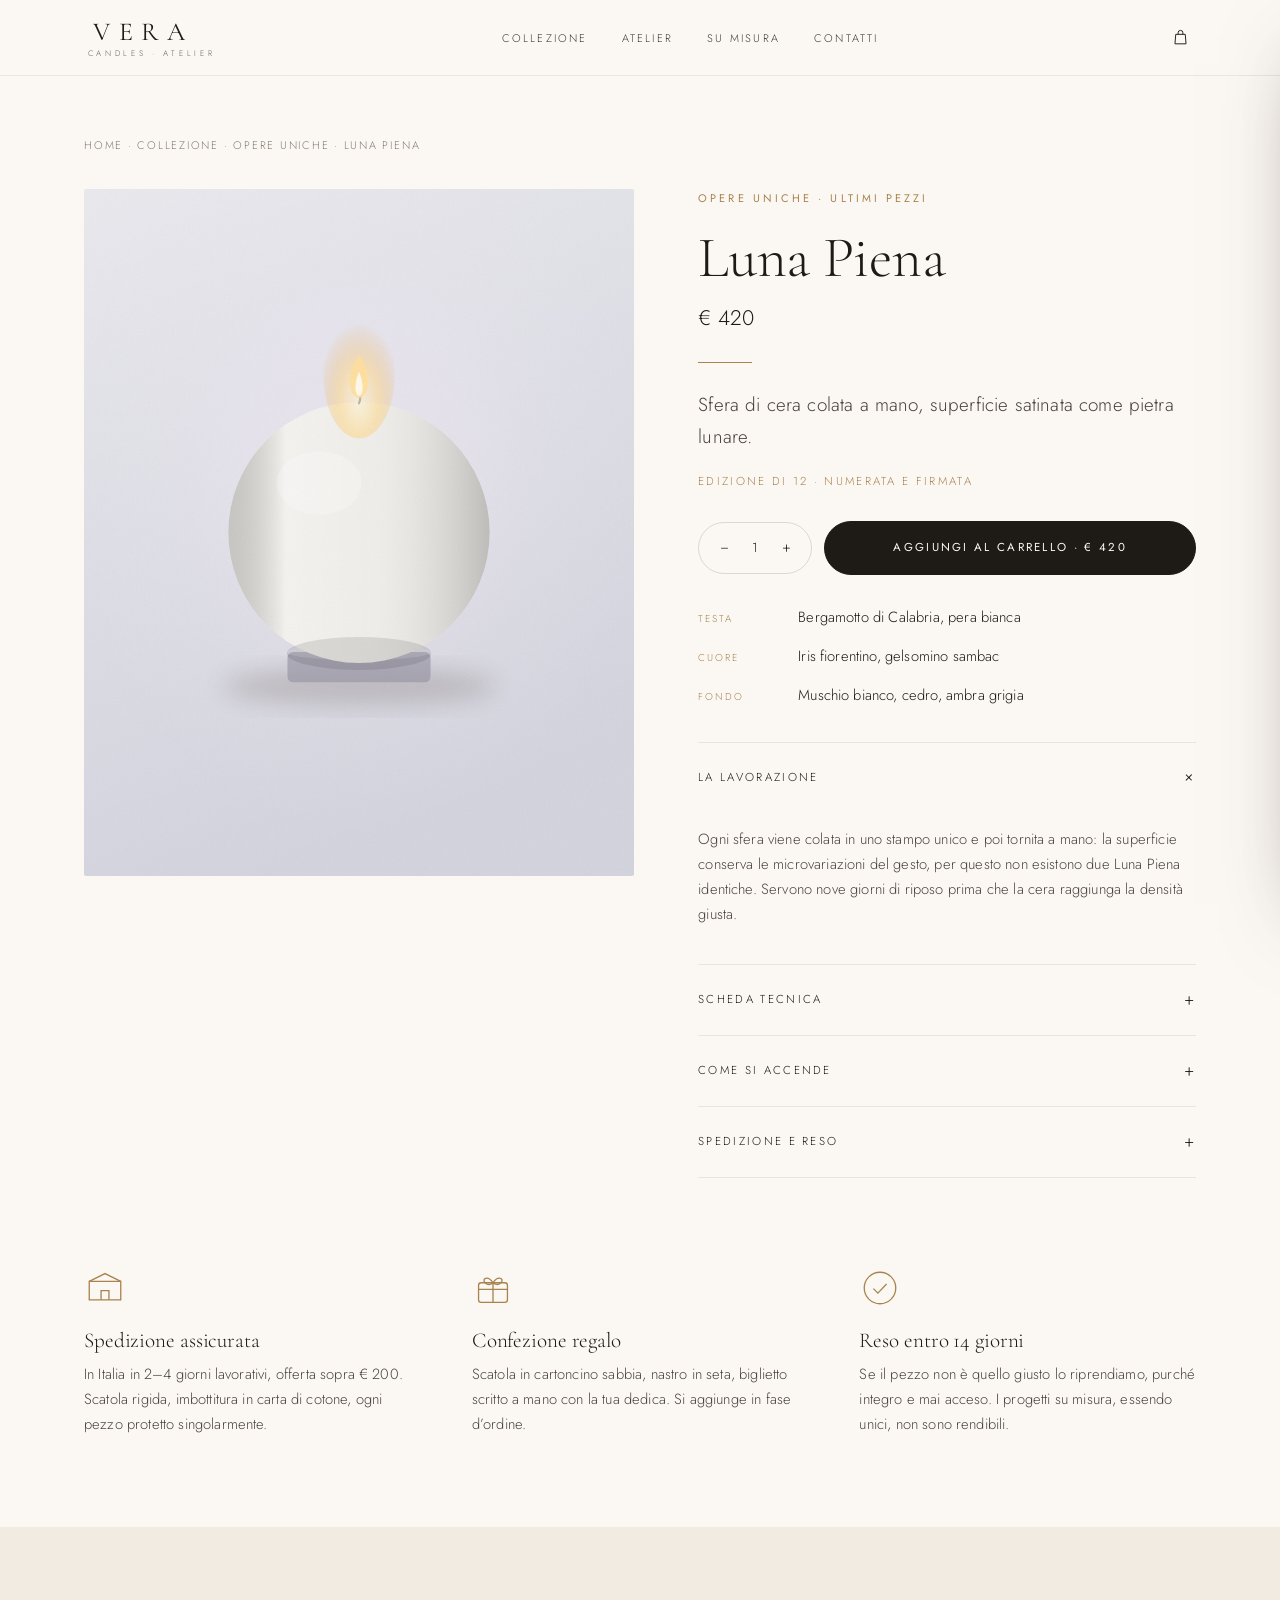
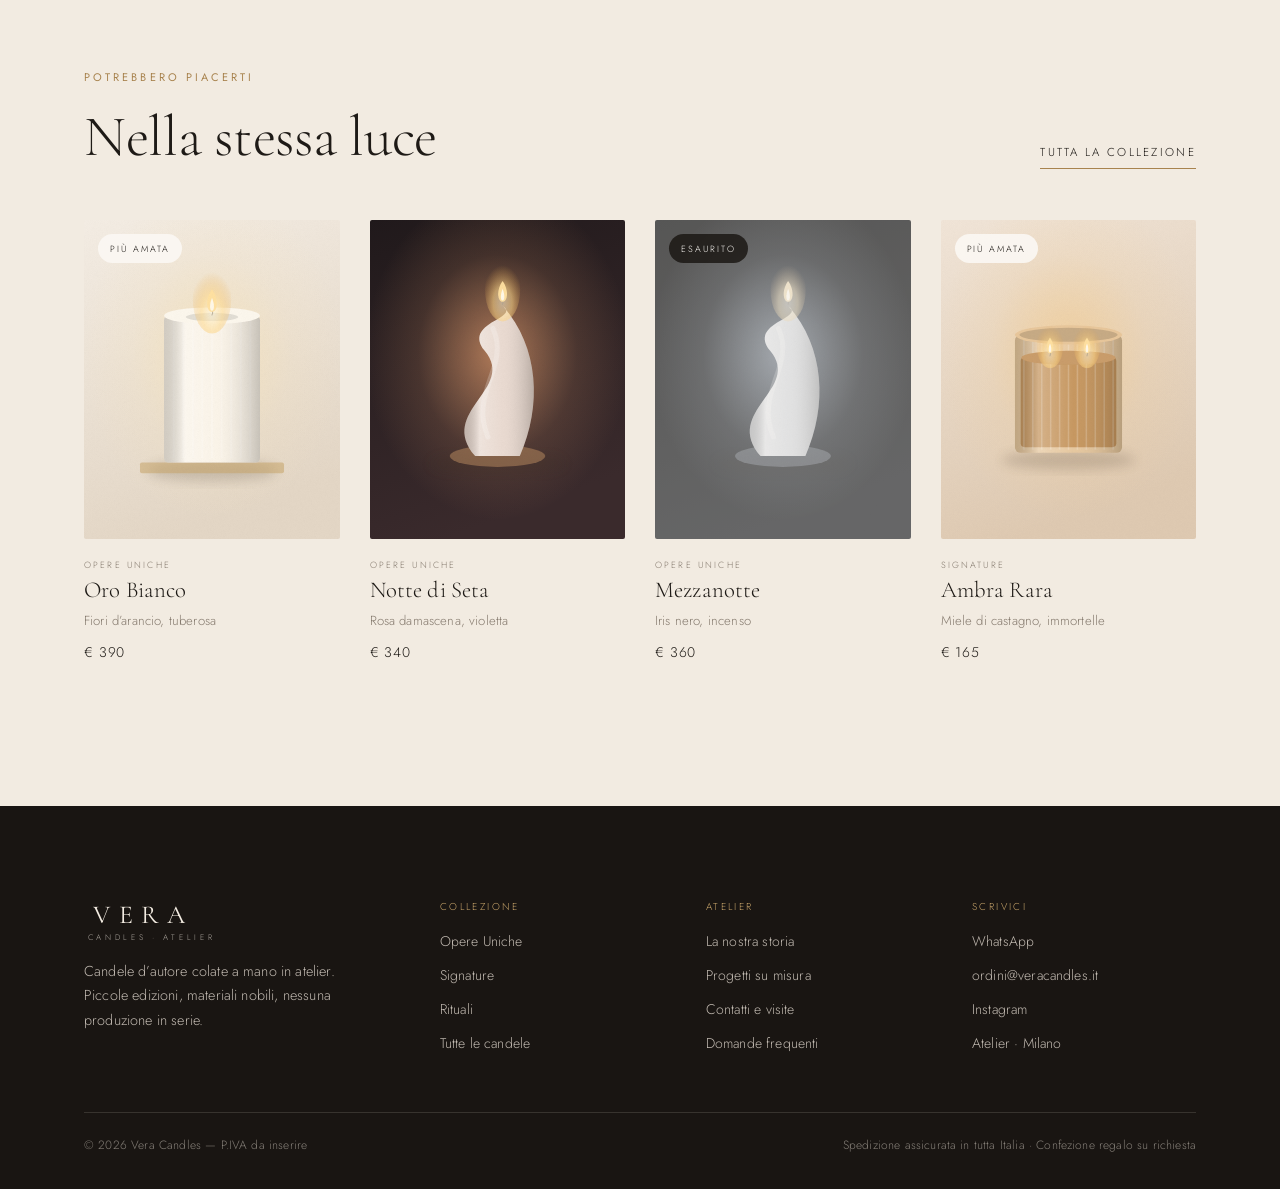
<file: candele/prodotto.html>
<!DOCTYPE html>
<html lang="it">
<head>
<meta charset="utf-8">
<meta name="viewport" content="width=device-width, initial-scale=1">
<title>Scheda prodotto · Vera Candles</title>
<meta name="description" content="Scheda di una candela d’autore Vera Candles: note olfattive, materiali, lavorazione, durata e istruzioni di accensione.">
<meta name="theme-color" content="#FBF8F4">
<link rel="icon" href="assets/img/favicon.svg" type="image/svg+xml">
<link rel="preconnect" href="https://fonts.googleapis.com">
<link rel="preconnect" href="https://fonts.gstatic.com" crossorigin>
<link href="https://fonts.googleapis.com/css2?family=Cormorant+Garamond:ital,wght@0,300;0,400;0,500;1,300;1,400&family=Jost:wght@200;300;400&display=swap" rel="stylesheet">
<link rel="stylesheet" href="assets/css/style.css">
</head>
<body>

<main class="pdp" data-pdp>
  <!-- contenuto generato da app.js in base al parametro ?id= -->
</main>

<!-- ==================================================== RASSICURAZIONI -->
<section class="section section--tight">
  <div class="wrap pillars">
    <div class="pillar reveal">
      <svg class="pillar__icon" viewBox="0 0 32 32"><path d="M4 11h24v14H4z"/><path d="M4 11l12-6 12 6"/><path d="M13 25v-7h6v7"/></svg>
      <h3>Spedizione assicurata</h3>
      <p>In Italia in 2–4 giorni lavorativi, offerta sopra € 200. Scatola rigida, imbottitura in carta di cotone, ogni pezzo protetto singolarmente.</p>
    </div>
    <div class="pillar reveal delay-1">
      <svg class="pillar__icon" viewBox="0 0 32 32"><rect x="5" y="12" width="22" height="15" rx="2"/><path d="M5 17h22M16 12v15"/><path d="M16 12c-4-6-9-3-6 0 3 3 6 0 6 0Zm0 0c4-6 9-3 6 0-3 3-6 0-6 0Z"/></svg>
      <h3>Confezione regalo</h3>
      <p>Scatola in cartoncino sabbia, nastro in seta, biglietto scritto a mano con la tua dedica. Si aggiunge in fase d’ordine.</p>
    </div>
    <div class="pillar reveal delay-2">
      <svg class="pillar__icon" viewBox="0 0 32 32"><circle cx="16" cy="16" r="12"/><path d="M11 16.5l3.4 3.4L21 13"/></svg>
      <h3>Reso entro 14 giorni</h3>
      <p>Se il pezzo non è quello giusto lo riprendiamo, purché integro e mai acceso. I progetti su misura, essendo unici, non sono rendibili.</p>
    </div>
  </div>
</section>

<!-- ======================================================== CORRELATI -->
<section class="section section--sand">
  <div class="wrap">
    <div class="reveal" style="display:flex;flex-wrap:wrap;align-items:end;justify-content:space-between;gap:16px;margin-bottom:clamp(30px,4vw,52px)">
      <div>
        <p class="eyebrow">Potrebbero piacerti</p>
        <h2>Nella stessa luce</h2>
      </div>
      <a class="link-under" href="shop.html">Tutta la collezione</a>
    </div>
    <div class="grid-products" data-related></div>
  </div>
</section>

<script src="assets/js/products.js"></script>
<script src="assets/js/app.js"></script>
</body>
</html>
</file>
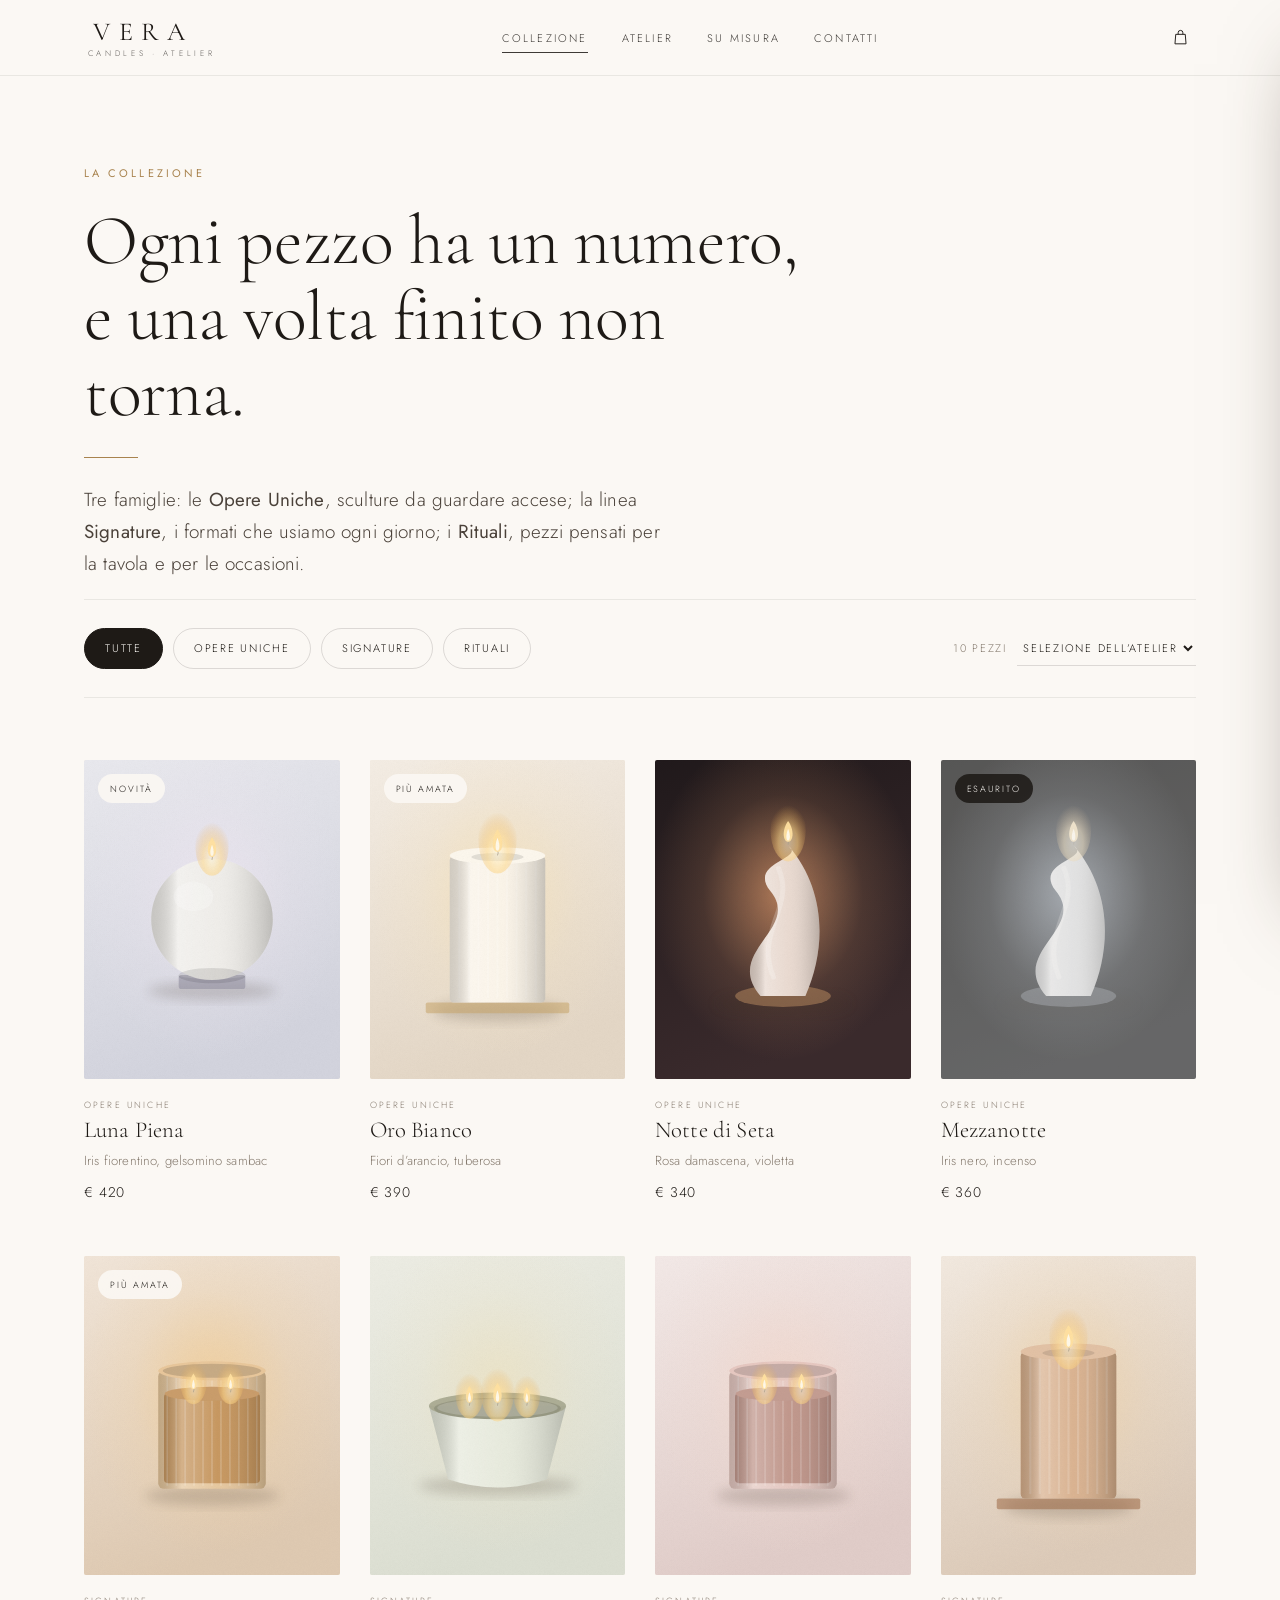
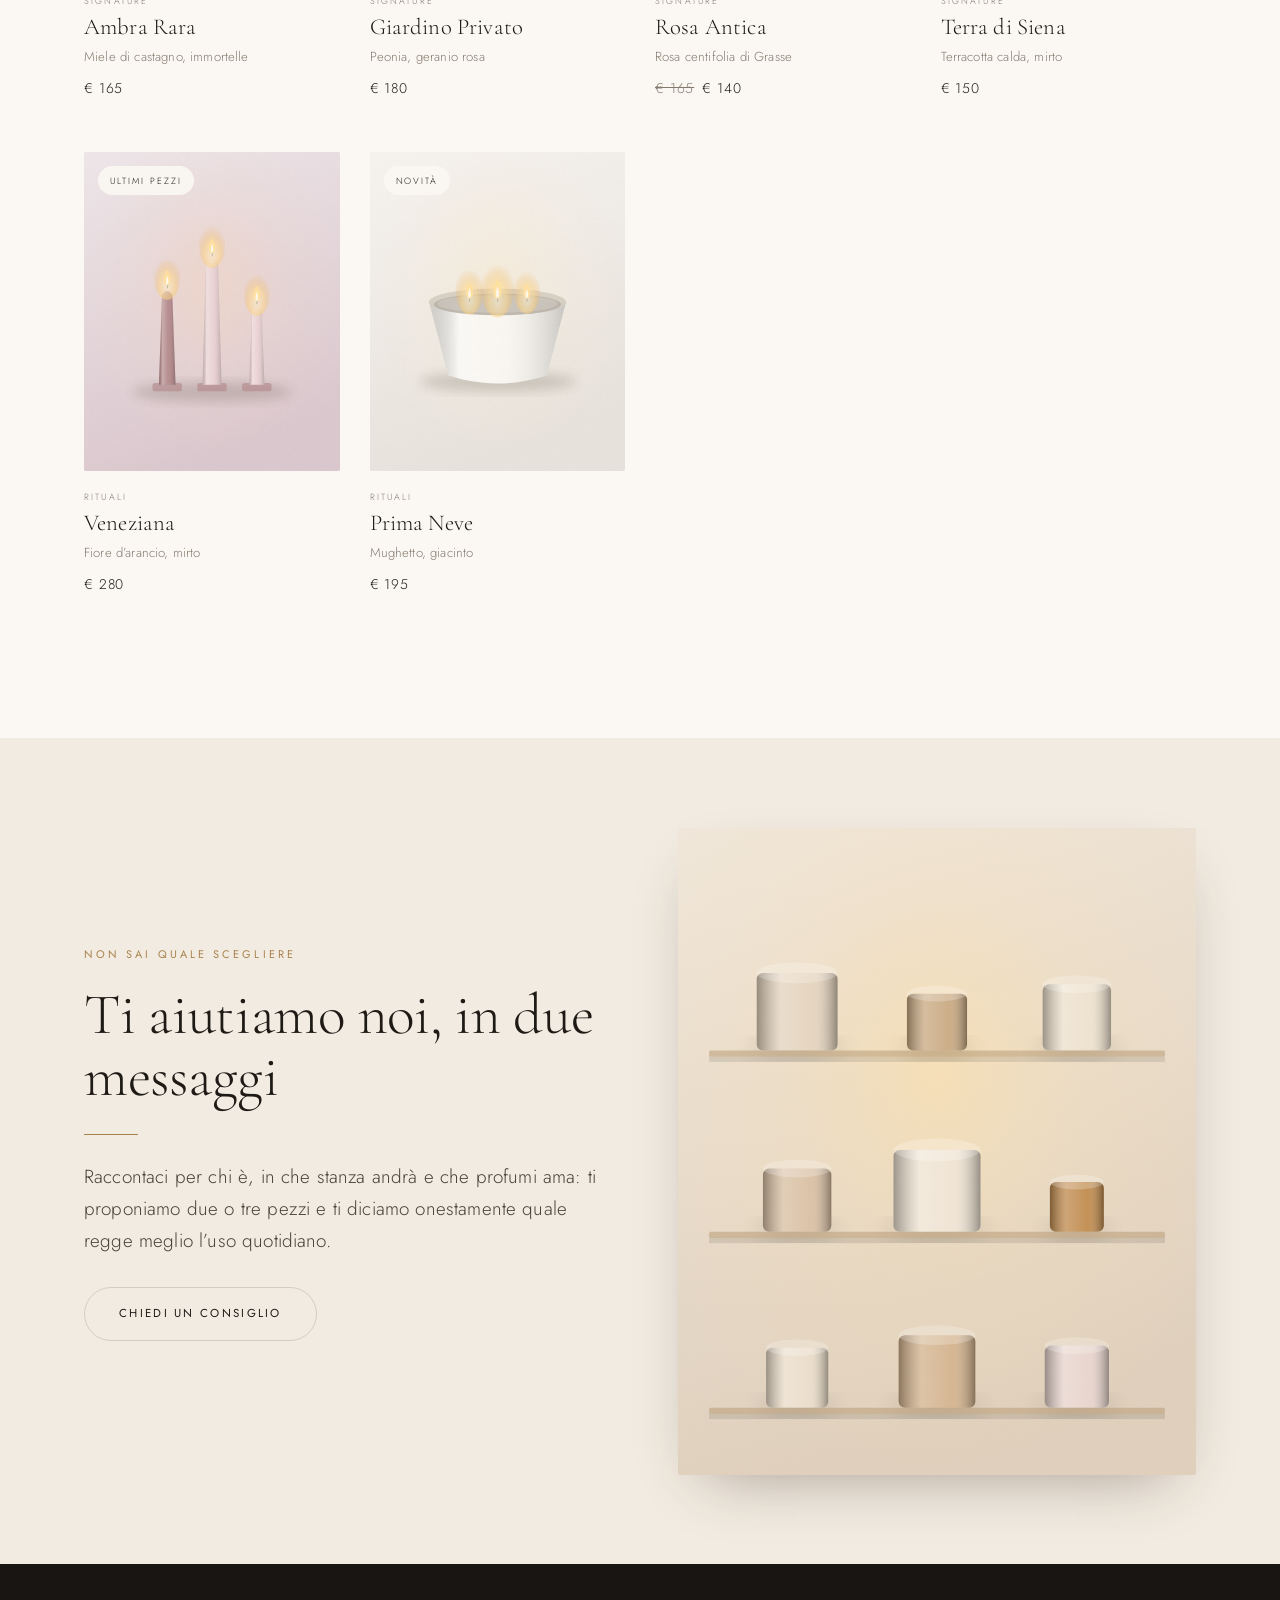
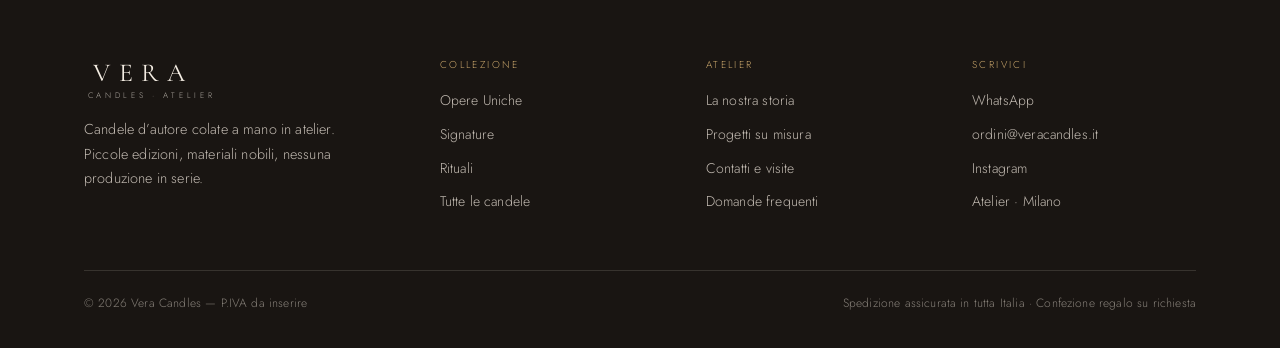
<file: candele/shop.html>
<!DOCTYPE html>
<html lang="it">
<head>
<meta charset="utf-8">
<meta name="viewport" content="width=device-width, initial-scale=1">
<title>Collezione · Vera Candles</title>
<meta name="description" content="Tutte le candele artigianali Vera Candles: Opere Uniche, Signature e Rituali. Edizioni numerate colate a mano, cera di soia e cera d’api, vasi in vetro soffiato, ceramica e alabastro.">
<meta name="theme-color" content="#FBF8F4">
<link rel="icon" href="assets/img/favicon.svg" type="image/svg+xml">
<link rel="preconnect" href="https://fonts.googleapis.com">
<link rel="preconnect" href="https://fonts.gstatic.com" crossorigin>
<link href="https://fonts.googleapis.com/css2?family=Cormorant+Garamond:ital,wght@0,300;0,400;0,500;1,300;1,400&family=Jost:wght@200;300;400&display=swap" rel="stylesheet">
<link rel="stylesheet" href="assets/css/style.css">
</head>
<body>

<header class="shop-head">
  <div class="wrap">
    <div class="reveal" style="max-width:720px">
      <p class="eyebrow">La collezione</p>
      <h1 style="font-size:clamp(2.6rem,6vw,4.4rem)">Ogni pezzo ha un numero,<br>e una volta finito non torna.</h1>
      <hr class="rule">
      <p class="lede">Tre famiglie: le <strong style="font-weight:400">Opere Uniche</strong>, sculture da guardare accese; la linea <strong style="font-weight:400">Signature</strong>, i formati che usiamo ogni giorno; i <strong style="font-weight:400">Rituali</strong>, pezzi pensati per la tavola e per le occasioni.</p>
    </div>
  </div>
</header>

<div class="wrap">
  <div class="filters reveal">
    <button class="chip is-on" data-filter="Tutte">Tutte</button>
    <button class="chip" data-filter="Opere Uniche">Opere Uniche</button>
    <button class="chip" data-filter="Signature">Signature</button>
    <button class="chip" data-filter="Rituali">Rituali</button>
    <span class="filters__spacer"></span>
    <span style="font-size:.688rem;letter-spacing:.16em;text-transform:uppercase;color:var(--ink-3)" data-count></span>
    <label class="sr-only" for="sort">Ordina</label>
    <select id="sort" data-sort>
      <option value="curata">Selezione dell’atelier</option>
      <option value="prezzo-asc">Prezzo crescente</option>
      <option value="prezzo-desc">Prezzo decrescente</option>
      <option value="nome">Nome A–Z</option>
    </select>
  </div>
</div>

<main class="section" style="padding-top:clamp(38px,5vw,62px)">
  <div class="wrap">
    <div class="grid-products" data-shop-grid></div>
  </div>
</main>

<section class="section section--sand section--tight">
  <div class="wrap split">
    <div class="reveal">
      <p class="eyebrow">Non sai quale scegliere</p>
      <h2>Ti aiutiamo noi, in due messaggi</h2>
      <hr class="rule">
      <p class="lede">Raccontaci per chi è, in che stanza andrà e che profumi ama: ti proponiamo due o tre pezzi e ti diciamo onestamente quale regge meglio l’uso quotidiano.</p>
      <p style="margin-top:30px"><a class="btn btn--ghost" href="contatti.html">Chiedi un consiglio</a></p>
    </div>
    <div class="split__media reveal delay-1">
      <img src="assets/img/atelier.svg" alt="Vasi e candele allineati sugli scaffali dell’atelier">
    </div>
  </div>
</section>

<script src="assets/js/products.js"></script>
<script src="assets/js/app.js"></script>
</body>
</html>
</file>
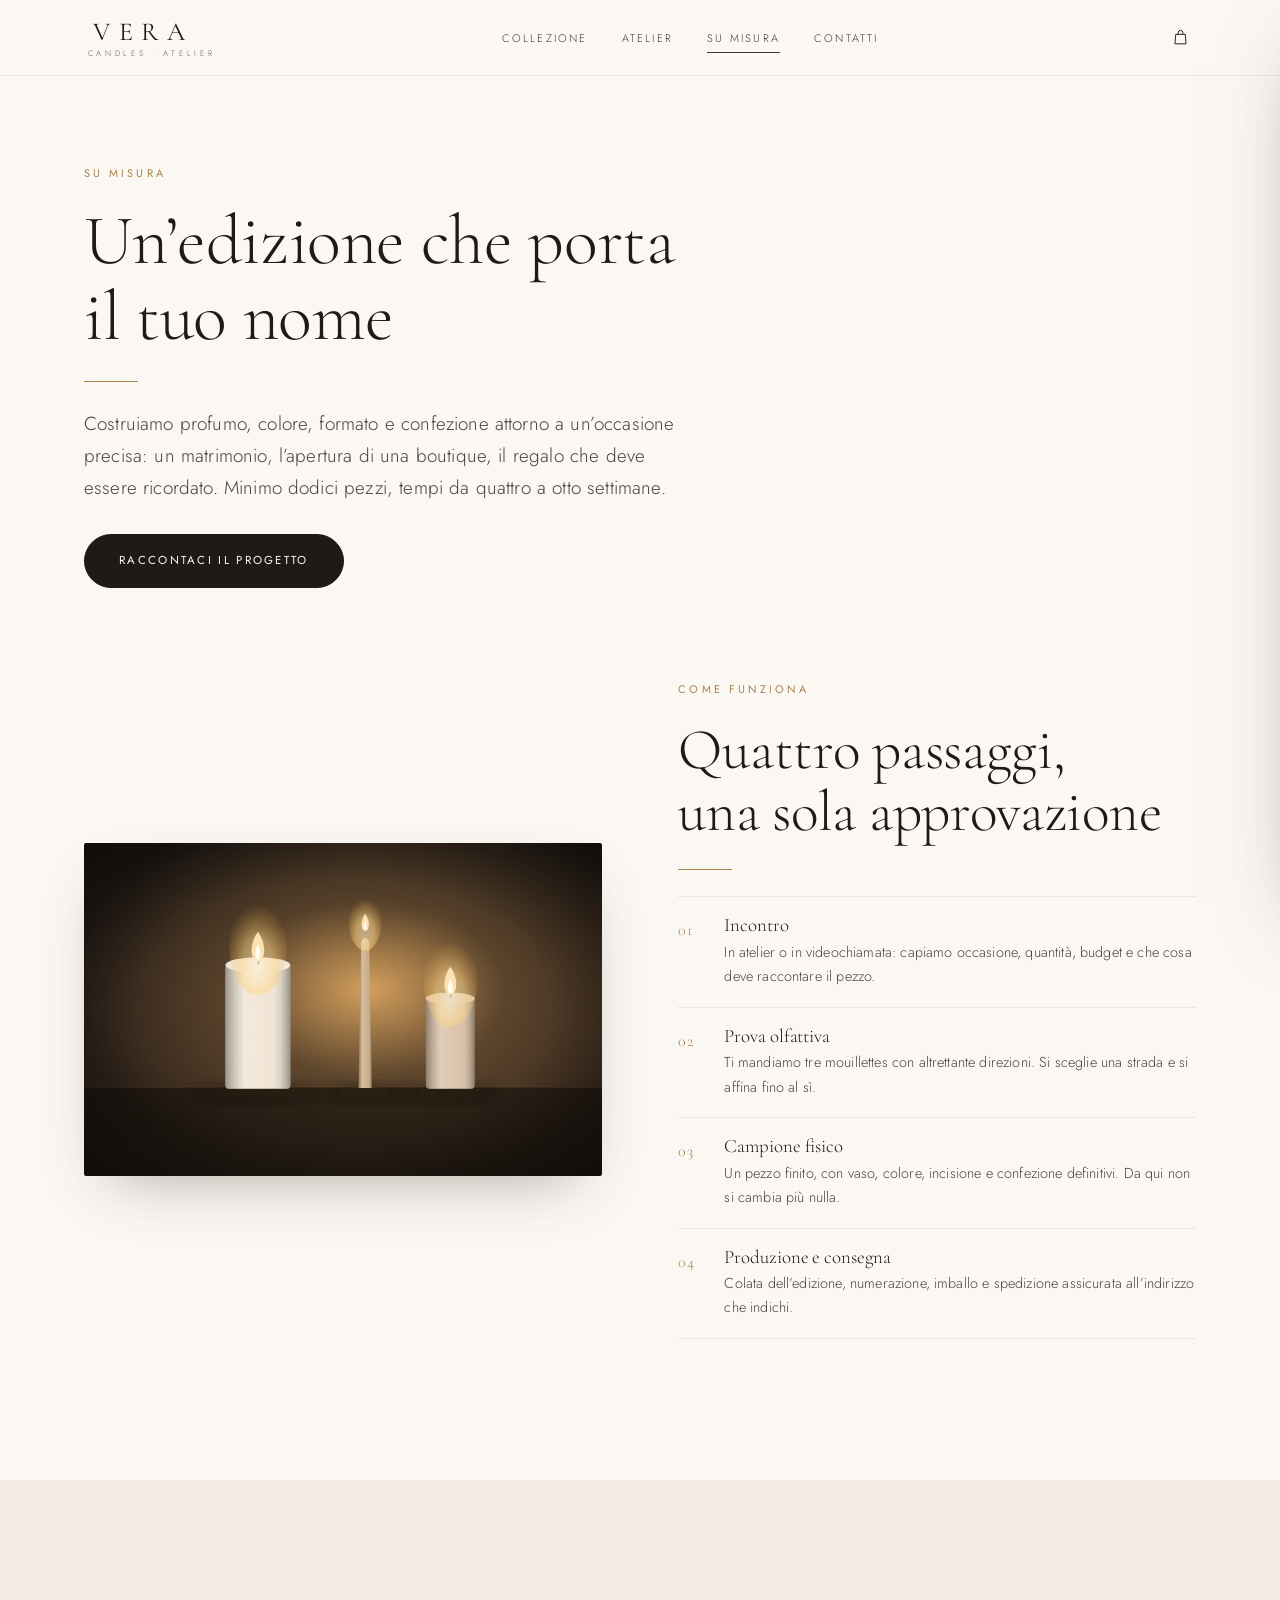
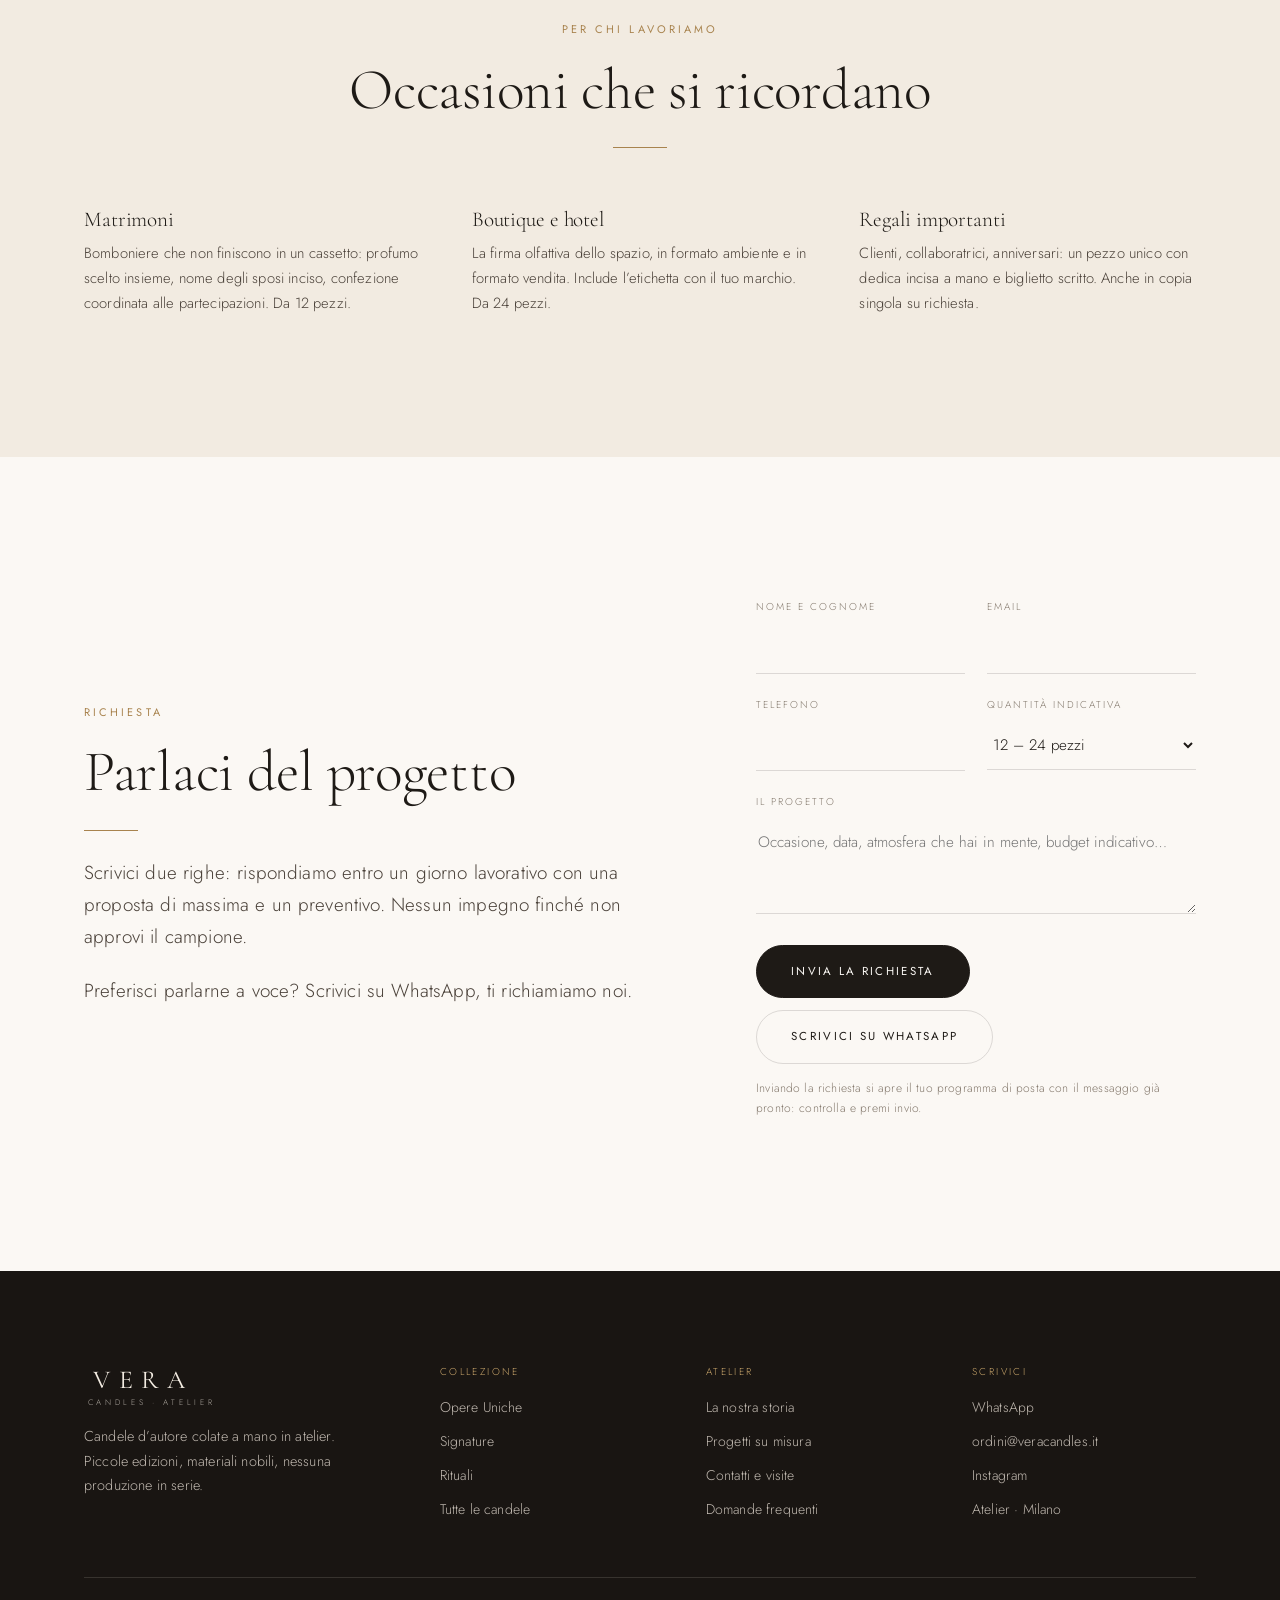
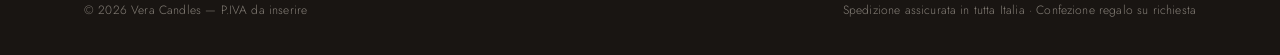
<file: candele/su-misura.html>
<!DOCTYPE html>
<html lang="it">
<head>
<meta charset="utf-8">
<meta name="viewport" content="width=device-width, initial-scale=1">
<title>Progetti su misura · Vera Candles</title>
<meta name="description" content="Edizioni private di candele artigianali per matrimoni, boutique, hotel e regali aziendali: profumo su misura, colore, vaso, incisione e confezione personalizzata. Da 12 pezzi.">
<meta name="theme-color" content="#FBF8F4">
<link rel="icon" href="assets/img/favicon.svg" type="image/svg+xml">
<link rel="preconnect" href="https://fonts.googleapis.com">
<link rel="preconnect" href="https://fonts.gstatic.com" crossorigin>
<link href="https://fonts.googleapis.com/css2?family=Cormorant+Garamond:ital,wght@0,300;0,400;0,500;1,300;1,400&family=Jost:wght@200;300;400&display=swap" rel="stylesheet">
<link rel="stylesheet" href="assets/css/style.css">
</head>
<body>

<header class="shop-head">
  <div class="wrap">
    <div class="reveal" style="max-width:740px">
      <p class="eyebrow">Su misura</p>
      <h1 style="font-size:clamp(2.6rem,6vw,4.4rem)">Un’edizione che porta<br>il tuo nome</h1>
      <hr class="rule">
      <p class="lede">Costruiamo profumo, colore, formato e confezione attorno a un’occasione precisa: un matrimonio, l’apertura di una boutique, il regalo che deve essere ricordato. Minimo dodici pezzi, tempi da quattro a otto settimane.</p>
      <p style="margin-top:30px"><a class="btn" href="#richiesta">Raccontaci il progetto</a></p>
    </div>
  </div>
</header>

<section class="section" style="padding-top:clamp(46px,6vw,80px)">
  <div class="wrap split">
    <div class="split__media reveal">
      <img src="assets/img/su-misura.svg" alt="Tre candele su misura in formati diversi">
    </div>
    <div class="reveal delay-1">
      <p class="eyebrow">Come funziona</p>
      <h2>Quattro passaggi,<br>una sola approvazione</h2>
      <hr class="rule">
      <ol class="feature-list" style="margin-top:24px">
        <li><span class="num">01</span><div><h4>Incontro</h4>
          <p>In atelier o in videochiamata: capiamo occasione, quantità, budget e che cosa deve raccontare il pezzo.</p></div></li>
        <li><span class="num">02</span><div><h4>Prova olfattiva</h4>
          <p>Ti mandiamo tre mouillettes con altrettante direzioni. Si sceglie una strada e si affina fino al sì.</p></div></li>
        <li><span class="num">03</span><div><h4>Campione fisico</h4>
          <p>Un pezzo finito, con vaso, colore, incisione e confezione definitivi. Da qui non si cambia più nulla.</p></div></li>
        <li><span class="num">04</span><div><h4>Produzione e consegna</h4>
          <p>Colata dell’edizione, numerazione, imballo e spedizione assicurata all’indirizzo che indichi.</p></div></li>
      </ol>
    </div>
  </div>
</section>

<section class="section section--sand">
  <div class="wrap">
    <div class="center reveal" style="max-width:620px;margin-inline:auto;margin-bottom:clamp(34px,5vw,60px)">
      <p class="eyebrow">Per chi lavoriamo</p>
      <h2>Occasioni che si ricordano</h2>
      <hr class="rule rule--center">
    </div>
    <div class="pillars">
      <div class="pillar reveal">
        <h3>Matrimoni</h3>
        <p>Bomboniere che non finiscono in un cassetto: profumo scelto insieme, nome degli sposi inciso, confezione coordinata alle partecipazioni. Da 12 pezzi.</p>
      </div>
      <div class="pillar reveal delay-1">
        <h3>Boutique e hotel</h3>
        <p>La firma olfattiva dello spazio, in formato ambiente e in formato vendita. Include l’etichetta con il tuo marchio. Da 24 pezzi.</p>
      </div>
      <div class="pillar reveal delay-2">
        <h3>Regali importanti</h3>
        <p>Clienti, collaboratrici, anniversari: un pezzo unico con dedica incisa a mano e biglietto scritto. Anche in copia singola su richiesta.</p>
      </div>
    </div>
  </div>
</section>

<section class="section" id="richiesta">
  <div class="wrap split split--wide-left">
    <div class="reveal">
      <p class="eyebrow">Richiesta</p>
      <h2>Parlaci del progetto</h2>
      <hr class="rule">
      <p class="lede">Scrivici due righe: rispondiamo entro un giorno lavorativo con una proposta di massima e un preventivo. Nessun impegno finché non approvi il campione.</p>
      <p class="lede" style="margin-top:22px">Preferisci parlarne a voce? Scrivici su WhatsApp, ti richiamiamo noi.</p>
    </div>

    <form id="contact-form" class="reveal delay-1" novalidate>
      <input type="hidden" name="oggetto" value="Progetto su misura">
      <div class="field-row">
        <div class="field"><label for="nome">Nome e cognome</label><input id="nome" name="nome" required></div>
        <div class="field"><label for="email">Email</label><input id="email" type="email" name="email" required></div>
      </div>
      <div class="field-row">
        <div class="field"><label for="telefono">Telefono</label><input id="telefono" name="telefono" inputmode="tel"></div>
        <div class="field"><label for="quantita">Quantità indicativa</label>
          <select id="quantita" name="quantita">
            <option>12 – 24 pezzi</option><option>25 – 50 pezzi</option>
            <option>51 – 100 pezzi</option><option>Oltre 100 pezzi</option>
            <option>Pezzo unico</option>
          </select>
        </div>
      </div>
      <div class="field"><label for="messaggio">Il progetto</label>
        <textarea id="messaggio" name="messaggio" placeholder="Occasione, data, atmosfera che hai in mente, budget indicativo…" required></textarea>
      </div>
      <div style="display:flex;flex-wrap:wrap;gap:12px">
        <button class="btn" type="submit">Invia la richiesta</button>
        <a class="btn btn--ghost" data-wa target="_blank" rel="noopener">Scrivici su WhatsApp</a>
      </div>
      <p class="form-note">Inviando la richiesta si apre il tuo programma di posta con il messaggio già pronto: controlla e premi invio.</p>
    </form>
  </div>
</section>

<script src="assets/js/products.js"></script>
<script src="assets/js/app.js"></script>
</body>
</html>
</file>
<file: candele/assets/css/style.css>
/* ============================================================
   VERA CANDLES — design system
   Palette calda (avorio / cera / oro brunito), tipografia
   editoriale, molto spazio bianco. Mobile first.
   ============================================================ */

:root {
  /* colori */
  --ink:        #1E1A16;
  --ink-2:      #4A4139;
  --ink-3:      #857A6E;
  --cream:      #FBF8F4;
  --sand:       #F2EBE1;
  --sand-2:     #E7DDD0;
  --gold:       #A8834E;
  --gold-2:     #C9A66B;
  --blush:      #E7D3CB;
  --night:      #191512;
  --line:       rgba(30, 26, 22, .14);
  --line-soft:  rgba(30, 26, 22, .08);

  /* tipografia */
  --serif: 'Cormorant Garamond', 'Iowan Old Style', Garamond, 'Times New Roman', serif;
  --sans:  'Jost', 'Futura', 'Century Gothic', system-ui, -apple-system, 'Segoe UI', sans-serif;

  /* misure */
  --wrap: 1240px;
  --gutter: clamp(20px, 5vw, 64px);
  --header-h: 76px;

  --shadow-soft: 0 24px 60px -28px rgba(60, 44, 30, .45);
  --shadow-lift: 0 34px 80px -30px rgba(60, 44, 30, .55);
  --ease: cubic-bezier(.22, .61, .36, 1);
}

*, *::before, *::after { box-sizing: border-box; }

html { -webkit-text-size-adjust: 100%; scroll-behavior: smooth; }

body {
  margin: 0;
  background: var(--cream);
  color: var(--ink);
  font-family: var(--sans);
  font-size: 16px;
  font-weight: 300;
  line-height: 1.7;
  letter-spacing: .01em;
  -webkit-font-smoothing: antialiased;
  overflow-x: hidden;
}

img, svg { max-width: 100%; display: block; }
a { color: inherit; text-decoration: none; }
button, input, select, textarea { font: inherit; color: inherit; }

/* ------------------------------------------------ tipografia -- */
h1, h2, h3, h4 {
  font-family: var(--serif);
  font-weight: 300;
  line-height: 1.08;
  letter-spacing: -.005em;
  margin: 0;
}
h1 { font-size: clamp(2.9rem, 7.2vw, 5.6rem); }
h2 { font-size: clamp(2.1rem, 4.6vw, 3.6rem); }
h3 { font-size: clamp(1.4rem, 2.4vw, 1.95rem); }

.eyebrow {
  font-size: .688rem;
  letter-spacing: .28em;
  text-transform: uppercase;
  font-weight: 400;
  color: var(--gold);
  margin: 0 0 20px;
}
.eyebrow--muted { color: var(--ink-3); }

.lede {
  font-size: clamp(1.02rem, 1.5vw, 1.18rem);
  color: var(--ink-2);
  max-width: 54ch;
}

.serif-quote {
  font-family: var(--serif);
  font-size: clamp(1.6rem, 3.4vw, 2.7rem);
  line-height: 1.32;
  font-style: italic;
  font-weight: 300;
}

.rule {
  width: 54px; height: 1px;
  background: var(--gold);
  border: 0; margin: 26px 0;
}
.rule--center { margin-left: auto; margin-right: auto; }

/* ------------------------------------------------------ layout -- */
.wrap {
  width: 100%;
  max-width: var(--wrap);
  margin-inline: auto;
  padding-inline: var(--gutter);
}
.section { padding-block: clamp(72px, 11vw, 148px); }
.section--tight { padding-block: clamp(52px, 7vw, 92px); }
.section--sand { background: var(--sand); }
.section--night { background: var(--night); color: #EFE7DC; }
.section--night .eyebrow { color: var(--gold-2); }
.section--night .lede { color: rgba(239, 231, 220, .72); }

.center { text-align: center; }
.stack > * + * { margin-top: 18px; }

/* --------------------------------------------------- bottoni -- */
.btn {
  --btn-bg: var(--ink);
  --btn-fg: var(--cream);
  display: inline-flex;
  align-items: center; justify-content: center;
  gap: 10px;
  padding: 16px 34px;
  background: var(--btn-bg);
  color: var(--btn-fg);
  border: 1px solid var(--btn-bg);
  border-radius: 999px;
  font-size: .72rem;
  letter-spacing: .2em;
  text-transform: uppercase;
  font-weight: 400;
  cursor: pointer;
  transition: background .45s var(--ease), color .45s var(--ease),
              border-color .45s var(--ease), transform .45s var(--ease);
}
.btn:hover { transform: translateY(-2px); }
.btn--ghost {
  --btn-bg: transparent;
  --btn-fg: var(--ink);
  border-color: var(--line);
}
.btn--ghost:hover { border-color: var(--ink); background: var(--ink); color: var(--cream); }
.btn--light { --btn-bg: var(--cream); --btn-fg: var(--ink); }
.btn--gold  { --btn-bg: var(--gold); --btn-fg: #fff; border-color: var(--gold); }
.btn--block { width: 100%; }
.btn[disabled] { opacity: .4; cursor: not-allowed; transform: none; }

.link-under {
  display: inline-block;
  font-size: .72rem; letter-spacing: .2em; text-transform: uppercase;
  padding-bottom: 5px;
  border-bottom: 1px solid var(--gold);
  transition: color .4s var(--ease), border-color .4s var(--ease);
}
.link-under:hover { color: var(--gold); }

/* ---------------------------------------------------- header -- */
.header {
  position: fixed; inset: 0 0 auto 0;
  z-index: 90;
  height: var(--header-h);
  display: flex; align-items: center;
  transition: background .5s var(--ease), box-shadow .5s var(--ease), height .5s var(--ease);
}
.header::after {
  content: ''; position: absolute; inset: 0; z-index: -1;
  background: var(--cream);
  opacity: 0;
  transition: opacity .5s var(--ease);
  border-bottom: 1px solid var(--line-soft);
}
.header.is-solid::after { opacity: 1; }
.header.is-over { color: var(--cream); }
.header.is-over.is-solid { color: var(--ink); }

.header__inner {
  width: 100%; max-width: var(--wrap);
  margin-inline: auto; padding-inline: var(--gutter);
  display: flex; align-items: center; justify-content: space-between; gap: 24px;
}

.logo { display: flex; flex-direction: column; line-height: 1; }
.logo__mark {
  font-family: var(--serif);
  font-size: 1.62rem; letter-spacing: .34em; text-indent: .34em;
  font-weight: 400;
}
.logo__sub {
  font-size: .5rem; letter-spacing: .46em; text-indent: .46em;
  text-transform: uppercase; margin-top: 5px; opacity: .68;
}

.nav { display: none; gap: 34px; }
.nav a {
  font-size: .688rem; letter-spacing: .2em; text-transform: uppercase;
  position: relative; padding-block: 6px; opacity: .85;
  transition: opacity .35s var(--ease);
}
.nav a::after {
  content: ''; position: absolute; left: 0; bottom: 0;
  width: 100%; height: 1px; background: currentColor;
  transform: scaleX(0); transform-origin: right;
  transition: transform .45s var(--ease);
}
.nav a:hover { opacity: 1; }
.nav a:hover::after, .nav a[aria-current="page"]::after { transform: scaleX(1); transform-origin: left; }

.header__actions { display: flex; align-items: center; gap: 18px; }

.icon-btn {
  background: none; border: 0; cursor: pointer;
  padding: 6px; position: relative;
  display: inline-flex; align-items: center; gap: 9px;
  font-size: .688rem; letter-spacing: .18em; text-transform: uppercase;
}
.icon-btn svg { width: 19px; height: 19px; stroke: currentColor; fill: none; stroke-width: 1.2; }
.cart-count {
  position: absolute; top: -2px; right: -8px;
  min-width: 17px; height: 17px; padding: 0 4px;
  border-radius: 999px; background: var(--gold); color: #fff;
  font-size: .563rem; letter-spacing: 0;
  display: grid; place-items: center;
  transform: scale(0); transition: transform .4s var(--ease);
}
.cart-count.is-on { transform: scale(1); }

.burger { display: inline-flex; }
.burger span { display: block; width: 22px; height: 1px; background: currentColor; position: relative; }
.burger span::before, .burger span::after {
  content: ''; position: absolute; left: 0; width: 22px; height: 1px; background: currentColor;
}
.burger span::before { top: -6px; } .burger span::after { top: 6px; }

@media (min-width: 940px) {
  .nav { display: flex; }
  .burger { display: none; }
}

/* menu mobile */
.mobile-menu {
  position: fixed; inset: 0; z-index: 95;
  background: var(--cream);
  display: flex; flex-direction: column; justify-content: center;
  padding: var(--gutter);
  transform: translateY(-100%);
  transition: transform .6s var(--ease);
}
.mobile-menu.is-open { transform: none; }
.mobile-menu a {
  font-family: var(--serif); font-size: 2.1rem; padding-block: 12px;
  border-bottom: 1px solid var(--line-soft);
}
.mobile-menu__close {
  position: absolute; top: 26px; right: var(--gutter);
  background: none; border: 0; font-size: 1.6rem; cursor: pointer; line-height: 1;
}

/* ------------------------------------------------------- hero -- */
.hero {
  position: relative;
  min-height: 100svh;
  display: flex; align-items: flex-end;
  background: var(--night);
  color: #F3ECE2;
  overflow: hidden;
}
.hero__bg { position: absolute; inset: 0; }
.hero__bg img, .hero__bg svg { width: 100%; height: 100%; object-fit: cover; }
.hero__bg img { object-position: 62% center; }
.hero__bg::after {
  content: ''; position: absolute; inset: 0;
  background:
    linear-gradient(180deg, rgba(20,16,13,.55) 0%, rgba(20,16,13,.18) 34%, rgba(20,16,13,.92) 100%),
    linear-gradient(90deg, rgba(20,16,13,.72) 0%, rgba(20,16,13,.28) 46%, rgba(20,16,13,0) 78%);
}
@media (min-width: 940px) {
  .hero__bg img { object-position: center; }
  .hero__bg::after {
    background:
      linear-gradient(180deg, rgba(20,16,13,.5) 0%, rgba(20,16,13,.12) 38%, rgba(20,16,13,.86) 100%),
      linear-gradient(90deg, rgba(20,16,13,.6) 0%, rgba(20,16,13,.1) 52%, rgba(20,16,13,0) 80%);
  }
}
.hero__inner {
  position: relative;
  width: 100%; max-width: var(--wrap);
  margin-inline: auto; padding: 0 var(--gutter) clamp(56px, 9vw, 108px);
}
.hero h1 { max-width: 15ch; }
.hero h1 em { font-style: italic; color: var(--gold-2); }
.hero .lede { color: rgba(243, 236, 226, .78); margin-top: 26px; }
.hero__cta { display: flex; flex-wrap: wrap; gap: 14px; margin-top: 40px; }
.hero__scroll {
  position: absolute; right: var(--gutter); bottom: clamp(56px, 9vw, 108px);
  writing-mode: vertical-rl;
  font-size: .625rem; letter-spacing: .3em; text-transform: uppercase;
  opacity: .6; display: none;
}
@media (min-width: 940px) { .hero__scroll { display: block; } }

/* --------------------------------------------- griglia prodotti -- */
.grid-products {
  display: grid;
  grid-template-columns: repeat(auto-fill, minmax(230px, 1fr));
  gap: clamp(26px, 4vw, 54px) clamp(18px, 2.6vw, 30px);
}
@media (min-width: 1100px) { .grid-products { grid-template-columns: repeat(4, 1fr); } }

.card { position: relative; display: block; }
.card__media {
  display: block;            /* è un <a>: senza questo l'aspect-ratio non regge l'altezza */
  position: relative;
  aspect-ratio: 4 / 5;
  overflow: hidden;
  background: var(--sand);
  border-radius: 2px;
}
.card__media img {
  width: 100%; height: 100%; object-fit: cover;
  transition: transform 1.4s var(--ease), filter 1.4s var(--ease);
}
.card:hover .card__media img { transform: scale(1.045); }
.card__badge {
  position: absolute; top: 14px; left: 14px;
  background: rgba(251, 248, 244, .92);
  color: var(--ink);
  font-size: .563rem; letter-spacing: .22em; text-transform: uppercase;
  padding: 7px 12px; border-radius: 999px;
}
.card__badge--dark { background: rgba(25,21,18,.82); color: var(--cream); }
.card__quick {
  position: absolute; left: 14px; right: 14px; bottom: 14px;
  opacity: 0; transform: translateY(10px);
  transition: opacity .45s var(--ease), transform .45s var(--ease);
}
.card:hover .card__quick, .card:focus-within .card__quick { opacity: 1; transform: none; }
.card__body { padding-top: 18px; display: flex; flex-direction: column; gap: 5px; }
.card__coll { font-size: .563rem; letter-spacing: .24em; text-transform: uppercase; color: var(--ink-3); }
.card__name { font-family: var(--serif); font-size: 1.42rem; line-height: 1.2; }
.card__note { font-size: .82rem; color: var(--ink-3); }
.card__price { font-size: .875rem; letter-spacing: .06em; margin-top: 4px; }
.card__price s { color: var(--ink-3); margin-right: 8px; }
.card--sold .card__media img { filter: grayscale(.55) opacity(.72); }

/* ------------------------------------------------- editoriale -- */
.split {
  display: grid; gap: clamp(34px, 6vw, 84px);
  align-items: center;
}
@media (min-width: 900px) {
  .split { grid-template-columns: 1fr 1fr; }
  .split--wide-left { grid-template-columns: 1.15fr .85fr; }
  .split--reverse .split__media { order: 2; }
}
.split__media { position: relative; }
.split__media img { width: 100%; border-radius: 2px; box-shadow: var(--shadow-soft); }
.split__media--offset::before {
  content: ''; position: absolute; inset: 24px -24px -24px 24px;
  border: 1px solid var(--gold); opacity: .5; z-index: -1;
}

.feature-list { list-style: none; padding: 0; margin: 34px 0 0; }
.feature-list li {
  display: grid; grid-template-columns: 30px 1fr; gap: 16px;
  padding-block: 18px; border-top: 1px solid var(--line-soft);
}
.feature-list li:last-child { border-bottom: 1px solid var(--line-soft); }
.feature-list .num {
  font-family: var(--serif); font-size: 1rem; color: var(--gold); padding-top: 2px;
}
.feature-list h4 { font-size: 1.18rem; margin-bottom: 4px; }
.feature-list p { margin: 0; font-size: .9rem; color: var(--ink-2); }

.pillars { display: grid; gap: clamp(28px, 4vw, 56px); }
@media (min-width: 780px) { .pillars { grid-template-columns: repeat(3, 1fr); } }
.pillar__icon {
  width: 42px; height: 42px; margin-bottom: 20px;
  stroke: var(--gold); fill: none; stroke-width: 1;
}
.pillar h3 { font-size: 1.32rem; margin-bottom: 10px; }
.pillar p { margin: 0; font-size: .92rem; color: var(--ink-2); }
.section--night .pillar p { color: rgba(239,231,220,.68); }

/* -------------------------------------------------- newsletter -- */
.newsletter__form {
  display: flex; flex-wrap: wrap; gap: 12px; margin-top: 28px;
  max-width: 520px;
}
.newsletter__form input {
  flex: 1 1 240px;
  background: transparent; border: 0; border-bottom: 1px solid var(--line);
  padding: 14px 2px; font-size: .95rem;
}
.newsletter__form input:focus { outline: 0; border-color: var(--gold); }
.section--night .newsletter__form input { border-color: rgba(239,231,220,.3); color: #F3ECE2; }

/* ------------------------------------------------------ footer -- */
.footer { background: var(--night); color: rgba(239, 231, 220, .78); padding-block: clamp(56px, 8vw, 96px) 34px; }
.footer a:hover { color: var(--gold-2); }
.footer__grid { display: grid; gap: 42px; }
@media (min-width: 780px) { .footer__grid { grid-template-columns: 1.4fr 1fr 1fr 1fr; } }
.footer h4 {
  font-family: var(--sans); font-size: .625rem; letter-spacing: .24em;
  text-transform: uppercase; color: var(--gold-2); margin-bottom: 18px;
}
.footer ul { list-style: none; padding: 0; margin: 0; display: grid; gap: 10px; font-size: .875rem; }
.footer__bottom {
  margin-top: 56px; padding-top: 22px;
  border-top: 1px solid rgba(239,231,220,.14);
  display: flex; flex-wrap: wrap; gap: 12px; justify-content: space-between;
  font-size: .75rem; color: rgba(239,231,220,.5);
}
.footer .logo { color: #F3ECE2; margin-bottom: 18px; }

/* ------------------------------------------------ cart drawer -- */
.overlay {
  position: fixed; inset: 0; z-index: 98;
  background: rgba(25, 21, 18, .42);
  backdrop-filter: blur(3px);
  opacity: 0; pointer-events: none;
  transition: opacity .5s var(--ease);
}
.overlay.is-on { opacity: 1; pointer-events: auto; }

.drawer {
  position: fixed; top: 0; right: 0; bottom: 0; z-index: 99;
  width: min(430px, 100%);
  background: var(--cream);
  display: flex; flex-direction: column;
  transform: translateX(101%);
  transition: transform .6s var(--ease);
  box-shadow: var(--shadow-lift);
}
.drawer.is-open { transform: none; }
.drawer__head {
  display: flex; align-items: center; justify-content: space-between;
  padding: 26px 28px; border-bottom: 1px solid var(--line-soft);
}
.drawer__title { font-size: .688rem; letter-spacing: .24em; text-transform: uppercase; }
.drawer__close { background: none; border: 0; cursor: pointer; font-size: 1.4rem; line-height: 1; }
.drawer__body { flex: 1; overflow-y: auto; padding: 22px 28px; }
.drawer__foot { padding: 22px 28px 28px; border-top: 1px solid var(--line-soft); }
.drawer__empty { text-align: center; padding: 60px 0; color: var(--ink-3); }

.line-item { display: grid; grid-template-columns: 78px 1fr; gap: 16px; padding-block: 18px; border-bottom: 1px solid var(--line-soft); }
.line-item img { border-radius: 2px; background: var(--sand); aspect-ratio: 4/5; object-fit: cover; }
.line-item__name { font-family: var(--serif); font-size: 1.14rem; line-height: 1.25; }
.line-item__meta { font-size: .72rem; color: var(--ink-3); letter-spacing: .1em; text-transform: uppercase; }
.line-item__row { display: flex; align-items: center; justify-content: space-between; margin-top: 10px; }
.line-item__price { font-size: .875rem; }
.remove { background: none; border: 0; cursor: pointer; font-size: .688rem; letter-spacing: .14em; text-transform: uppercase; color: var(--ink-3); border-bottom: 1px solid transparent; }
.remove:hover { color: var(--ink); border-color: var(--line); }

.qty { display: inline-flex; align-items: center; border: 1px solid var(--line); border-radius: 999px; }
.qty button { background: none; border: 0; width: 30px; height: 30px; cursor: pointer; font-size: .95rem; line-height: 1; }
.qty span { min-width: 24px; text-align: center; font-size: .82rem; }

.totals { display: grid; gap: 8px; margin-bottom: 18px; font-size: .875rem; }
.totals__row { display: flex; justify-content: space-between; }
.totals__row--big { font-family: var(--serif); font-size: 1.45rem; padding-top: 10px; border-top: 1px solid var(--line-soft); }
.totals small { color: var(--ink-3); font-size: .75rem; }

/* ------------------------------------------------ scheda prodotto -- */
.pdp { padding-top: calc(var(--header-h) + clamp(28px, 5vw, 60px)); }
.breadcrumb { font-size: .688rem; letter-spacing: .16em; text-transform: uppercase; color: var(--ink-3); margin-bottom: 34px; }
.breadcrumb a:hover { color: var(--ink); }
.pdp__grid { display: grid; gap: clamp(32px, 5vw, 72px); }
@media (min-width: 900px) { .pdp__grid { grid-template-columns: 1.05fr .95fr; align-items: start; } }
@media (min-width: 900px) { .pdp__info { position: sticky; top: calc(var(--header-h) + 40px); } }
.pdp__media img { width: 100%; border-radius: 2px; }
.pdp__thumbs { display: grid; grid-template-columns: repeat(3, 1fr); gap: 12px; margin-top: 12px; }
.pdp__thumbs img { border-radius: 2px; background: var(--sand); cursor: pointer; opacity: .72; transition: opacity .4s var(--ease); }
.pdp__thumbs img:hover, .pdp__thumbs img.is-active { opacity: 1; }
.pdp__price { font-size: 1.32rem; margin-top: 10px; }
.pdp__buy { display: flex; flex-wrap: wrap; gap: 12px; margin-block: 30px; align-items: center; }
.pdp__buy .qty { height: 52px; padding-inline: 6px; }
.pdp__buy .qty button { width: 38px; height: 38px; }
.pdp__buy .btn { flex: 1 1 220px; }

.accordion { border-top: 1px solid var(--line-soft); }
.accordion__item { border-bottom: 1px solid var(--line-soft); }
.accordion__btn {
  width: 100%; background: none; border: 0; cursor: pointer;
  display: flex; align-items: center; justify-content: space-between; gap: 16px;
  padding: 20px 0; text-align: left;
  font-size: .72rem; letter-spacing: .2em; text-transform: uppercase;
}
.accordion__btn i { font-style: normal; font-size: 1.1rem; transition: transform .4s var(--ease); }
.accordion__item.is-open .accordion__btn i { transform: rotate(45deg); }
.accordion__panel { max-height: 0; overflow: hidden; transition: max-height .55s var(--ease); }
.accordion__panel > div { padding-bottom: 22px; font-size: .92rem; color: var(--ink-2); }
.accordion dl { display: grid; grid-template-columns: auto 1fr; gap: 8px 22px; margin: 0; font-size: .875rem; }
.accordion dt { color: var(--ink-3); }
.accordion dd { margin: 0; }

.notes { display: grid; gap: 14px; margin-top: 22px; }
.note-row { display: grid; grid-template-columns: 84px 1fr; gap: 16px; align-items: baseline; }
.note-row span { font-size: .625rem; letter-spacing: .2em; text-transform: uppercase; color: var(--gold); }
.note-row p { margin: 0; font-size: .92rem; }

/* --------------------------------------------------- shop filtri -- */
.shop-head { padding-top: calc(var(--header-h) + clamp(40px, 7vw, 88px)); }
.filters {
  display: flex; flex-wrap: wrap; gap: 10px;
  padding-block: 28px; border-block: 1px solid var(--line-soft);
  align-items: center;
}
.chip {
  background: none; border: 1px solid var(--line); border-radius: 999px;
  padding: 10px 20px; cursor: pointer;
  font-size: .688rem; letter-spacing: .16em; text-transform: uppercase;
  transition: background .4s var(--ease), color .4s var(--ease), border-color .4s var(--ease);
}
.chip:hover { border-color: var(--ink); }
.chip.is-on { background: var(--ink); color: var(--cream); border-color: var(--ink); }
.filters__spacer { flex: 1; }
.filters select {
  background: none; border: 0; border-bottom: 1px solid var(--line);
  padding: 8px 2px; font-size: .688rem; letter-spacing: .16em; text-transform: uppercase; cursor: pointer;
}
.filters select:focus { outline: 0; border-color: var(--gold); }

/* ------------------------------------------------------ checkout -- */
.checkout { padding-top: calc(var(--header-h) + clamp(34px, 6vw, 72px)); }
.checkout__grid { display: grid; gap: clamp(34px, 5vw, 72px); }
@media (min-width: 900px) { .checkout__grid { grid-template-columns: 1.1fr .9fr; align-items: start; } }
.panel { background: var(--sand); padding: clamp(24px, 3.4vw, 40px); border-radius: 2px; }
@media (min-width: 900px) { .panel { position: sticky; top: calc(var(--header-h) + 30px); } }

.field { margin-bottom: 22px; }
.field label {
  display: block; font-size: .625rem; letter-spacing: .2em;
  text-transform: uppercase; color: var(--ink-3); margin-bottom: 8px;
}
.field input, .field textarea, .field select {
  width: 100%; background: transparent;
  border: 0; border-bottom: 1px solid var(--line);
  padding: 12px 2px; font-size: .95rem;
}
.field textarea { min-height: 96px; resize: vertical; }
.field input:focus, .field textarea:focus, .field select:focus { outline: 0; border-color: var(--gold); }
.field-row { display: grid; gap: 22px; }
@media (min-width: 620px) { .field-row { grid-template-columns: 1fr 1fr; } }
.check { display: flex; gap: 12px; align-items: flex-start; font-size: .875rem; color: var(--ink-2); }
.check input { margin-top: 5px; accent-color: var(--gold); }
.radio-cards { display: grid; gap: 12px; }
.radio-card {
  display: flex; gap: 14px; align-items: flex-start;
  border: 1px solid var(--line); border-radius: 2px; padding: 16px 18px; cursor: pointer;
  transition: border-color .35s var(--ease), background .35s var(--ease);
}
.radio-card:hover { border-color: var(--ink-3); }
.radio-card input { margin-top: 4px; accent-color: var(--gold); }
.radio-card strong { font-weight: 400; display: block; }
.radio-card small { color: var(--ink-3); }
.radio-card:has(input:checked) { border-color: var(--gold); background: rgba(201, 166, 107, .08); }

.form-note { font-size: .75rem; color: var(--ink-3); margin-top: 14px; }

/* ------------------------------------------------------ utility -- */
.reveal { opacity: 0; transform: translateY(26px); }
.reveal.is-in { opacity: 1; transform: none; transition: opacity 1s var(--ease), transform 1s var(--ease); }
.delay-1 { transition-delay: .09s; } .delay-2 { transition-delay: .18s; } .delay-3 { transition-delay: .27s; }

.marquee { overflow: hidden; border-block: 1px solid var(--line-soft); padding-block: 18px; }
.marquee__track { display: flex; gap: 56px; width: max-content; animation: slide 42s linear infinite; }
.marquee span { font-size: .688rem; letter-spacing: .28em; text-transform: uppercase; color: var(--ink-3); white-space: nowrap; }
@keyframes slide { to { transform: translateX(-50%); } }

.toast {
  position: fixed; left: 50%; bottom: 30px; z-index: 120;
  transform: translate(-50%, 130%);
  background: var(--ink); color: var(--cream);
  padding: 14px 26px; border-radius: 999px;
  font-size: .72rem; letter-spacing: .16em; text-transform: uppercase;
  transition: transform .55s var(--ease);
}
.toast.is-on { transform: translate(-50%, 0); }

.sr-only {
  position: absolute; width: 1px; height: 1px; padding: 0; margin: -1px;
  overflow: hidden; clip: rect(0 0 0 0); white-space: nowrap; border: 0;
}

@media (prefers-reduced-motion: reduce) {
  *, *::before, *::after { animation-duration: .01ms !important; transition-duration: .01ms !important; }
  html { scroll-behavior: auto; }
  .reveal { opacity: 1; transform: none; }
}
</file>
